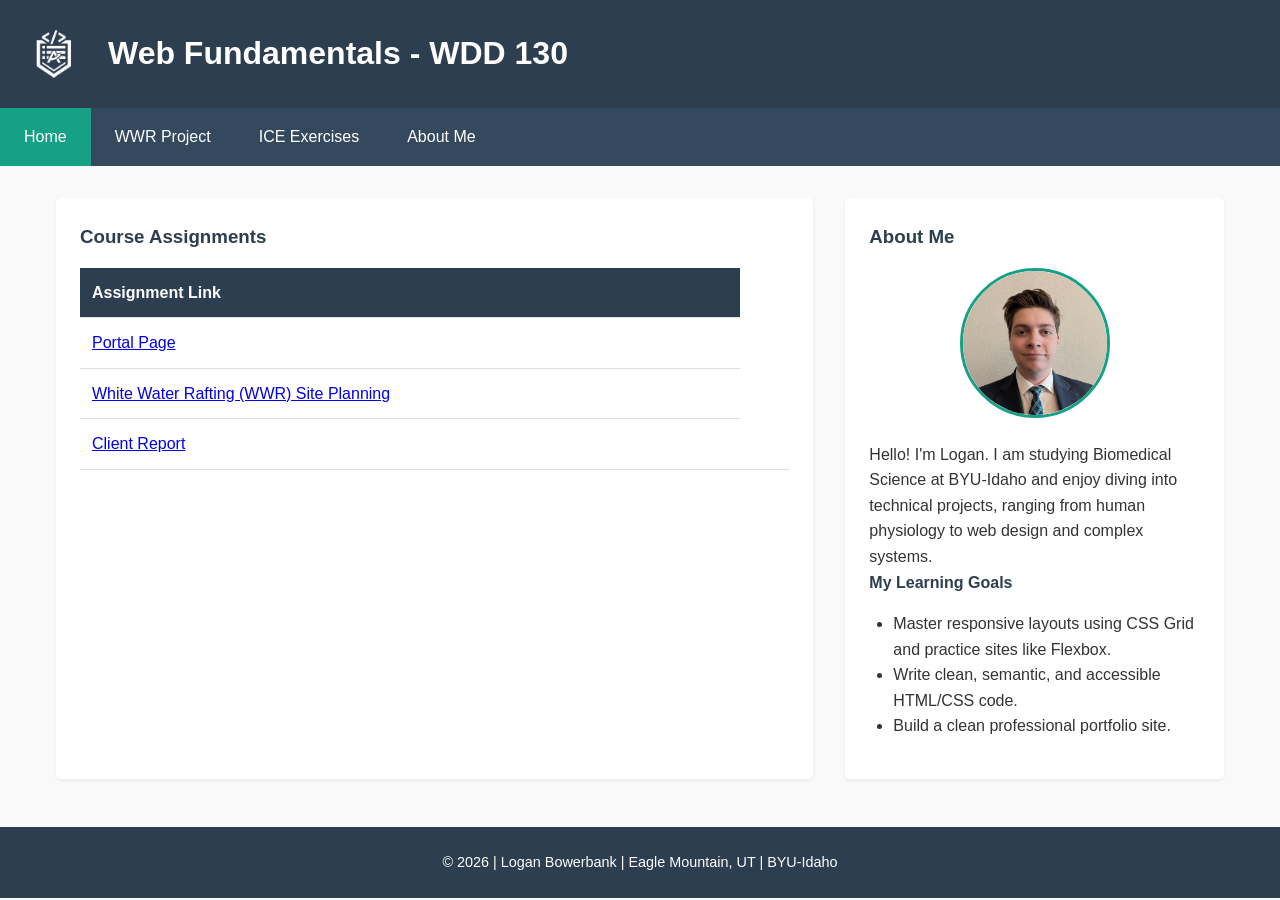
<file: index.html>
<!DOCTYPE html>
<html lang="en">
<head>
    <meta charset="UTF-8">
    <meta name="viewport" content="width=device-width, initial-scale=1.0">
    <title>Web Fundamentals Portal | Logan Bowerbank</title>
    <link rel="stylesheet" href="styles/style.css">
</head>
<body>

    <header>
        <img src="images/mylogo.png" alt="WDD 130 Course Logo" class="logo">
        <h1>Web Fundamentals - WDD 130</h1>
    </header>

    <nav>
        <ul>
            <li><a href="index.html" class="active">Home</a></li>
            <li><a href="wwr/index.html">WWR Project</a></li>
            <li><a href="ice.html">ICE Exercises</a></li>
            <li><a href="#about">About Me</a></li>
        </ul>
    </nav>

    <main>
        <section class="assignments">
            <h3>Course Assignments</h3>
            <table>
                <thead>
                    <tr>
                        <th>Assignment Link</th>
                    </tr>
                </thead>
                <tbody>
                    <tr>
                        <td><a href="index.html" target="_blank">Portal Page</a></td>
                    </tr>
                    <tr>
                        <td><a href="wwr/index.html" target="_blank">White Water Rafting (WWR) Site Planning</a></td>
                    </tr>
                    <tr>
                        <td><a href="client_report.html">Client Report</a><td>
                    </tr>
                </tbody>
            </table>
        </section>
        
        <section id="about" class="profile">
            <h3>About Me</h3>
            <img src="images/profile.jpg" alt="Logan Bowerbank Profile Picture" class="profile-pic">
            <p>Hello! I'm Logan. I am studying Biomedical Science at BYU-Idaho and enjoy diving into technical projects, ranging from human physiology to web design and complex systems.</p>
            
            
            <h4>My Learning Goals</h4>
            <ul>
                <li>Master responsive layouts using CSS Grid and practice sites like Flexbox.</li>
                <li>Write clean, semantic, and accessible HTML/CSS code.</li>
                <li>Build a clean professional portfolio site.</li>
            </ul>
        </section>
    </main>

    <footer>
        <p>&copy; 2026 | Logan Bowerbank | Eagle Mountain, UT | BYU-Idaho</p>
    </footer>

</body>
</html>
</file>
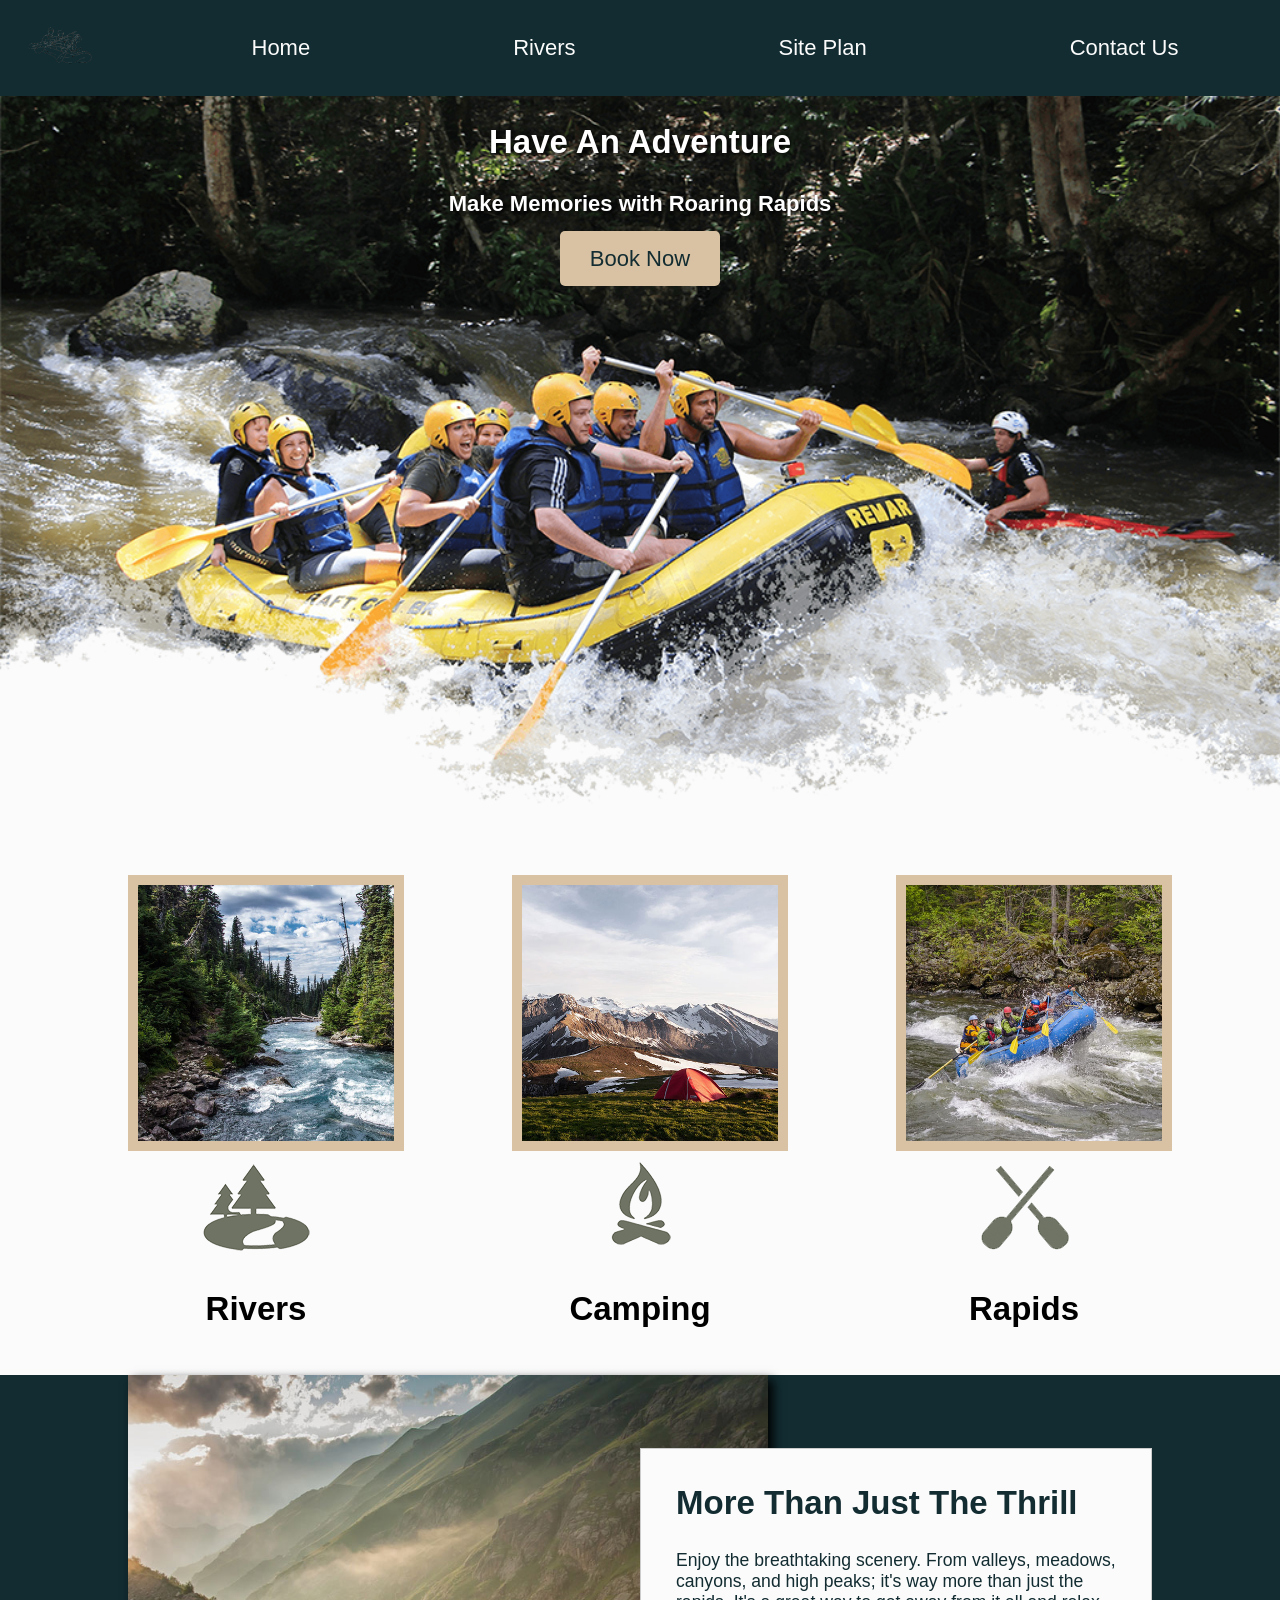
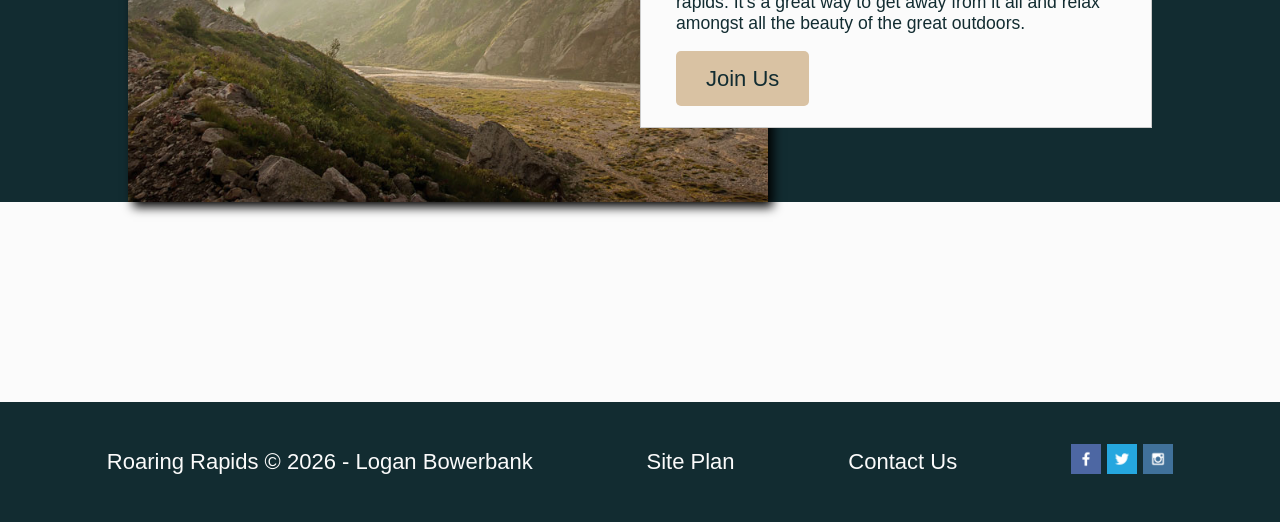
<file: wwr/index.html>
<!DOCTYPE html>
<html lang="en">
<head>
    <meta charset="UTF-8">
    <meta name="viewport" content="width=device-width, initial-scale=1.0">
    <title>Roaring Rapids Excursions | Home</title>
    <link rel="stylesheet" href="styles/style.css">
</head>
<body>
    <div id="content">
        <header>
            <a id="logo_link" href="index.html">
                <img class="logo" src="images/logo.png" alt="Roaring Rapids Excursions Logo">
            </a>
            <nav>
                <a href="index.html">Home</a>
                <a href="rivers.html">Rivers</a>
                <a href="site-plan-rafting.html">Site Plan</a>
                <a href="contactus.html">Contact Us</a>
            </nav>
        </header>

        <div id="hero">
            <div id="hero-box">
                <img id="hero-img" src="images/hero.png" alt="People enjoying white water rafting">
            </div>
            <section id="hero-msg">
                <h1 class="home-title">Have An Adventure</h1>
                <h4>Make Memories with Roaring Rapids</h4>
                <div class='button-box'>
                    <a class='book' href="contactus.html">Book Now</a>
                </div>
            </section>
        </div>

        <main class="home-grid">
            <section class="rivers-card">
                <img class="card-img" src="images/rivers.jpg" alt="river in forest">
                <img class="icon" src="images/river_icon.png" alt="river icon">
                <h2>Rivers</h2>
            </section>
            <section class="camping-card">
                <img class="card-img" src="images/camping.jpg" alt="tent in mountains">
                <img class="icon" src="images/fire_icon.png" alt="fire icon">
                <h2>Camping</h2>
            </section>
            <section class="rapids-card">
                <img class="card-img" src="images/rapids.jpg" alt="rafting boat">
                <img class="icon" src="images/oars.png" alt="oars icon">
                <h2>Rapids</h2>
            </section>
            
            <div id="background"></div>
            <img class="mountains" src="images/mountains.jpg" alt="Misty mountains">
            
            <section class="msg">
                <h2>More Than Just The Thrill</h2>
                <p>Enjoy the breathtaking scenery. From valleys, meadows, canyons, and high peaks; it's way more than just the rapids. It's a great way to get away from it all and relax amongst all the beauty of the great outdoors.</p>
                <a class='join' href="rivers.html">Join Us</a>
            </section>
        </main>

        <footer>
            <p>Roaring Rapids &copy; 2026 - Logan Bowerbank</p>
            <p><a href="site-plan-rafting.html">Site Plan</a></p>
            <p><a href="contactus.html">Contact Us</a></p>
            <div class="social">
                <a href="https://facebook.com" target="_blank">
                    <img src="images/facebook.png" alt="fb icon">
                </a>
                <a href="https://twitter.com" target="_blank">
                    <img src="images/twitter.png" alt="twitter icon">
                </a>
                <a href="https://instagram.com" target="_blank">
                    <img src="images/instagram.png" alt="instagram icon">
                </a>
            </div>
        </footer>
    </div>
</body>
</html>
</file>
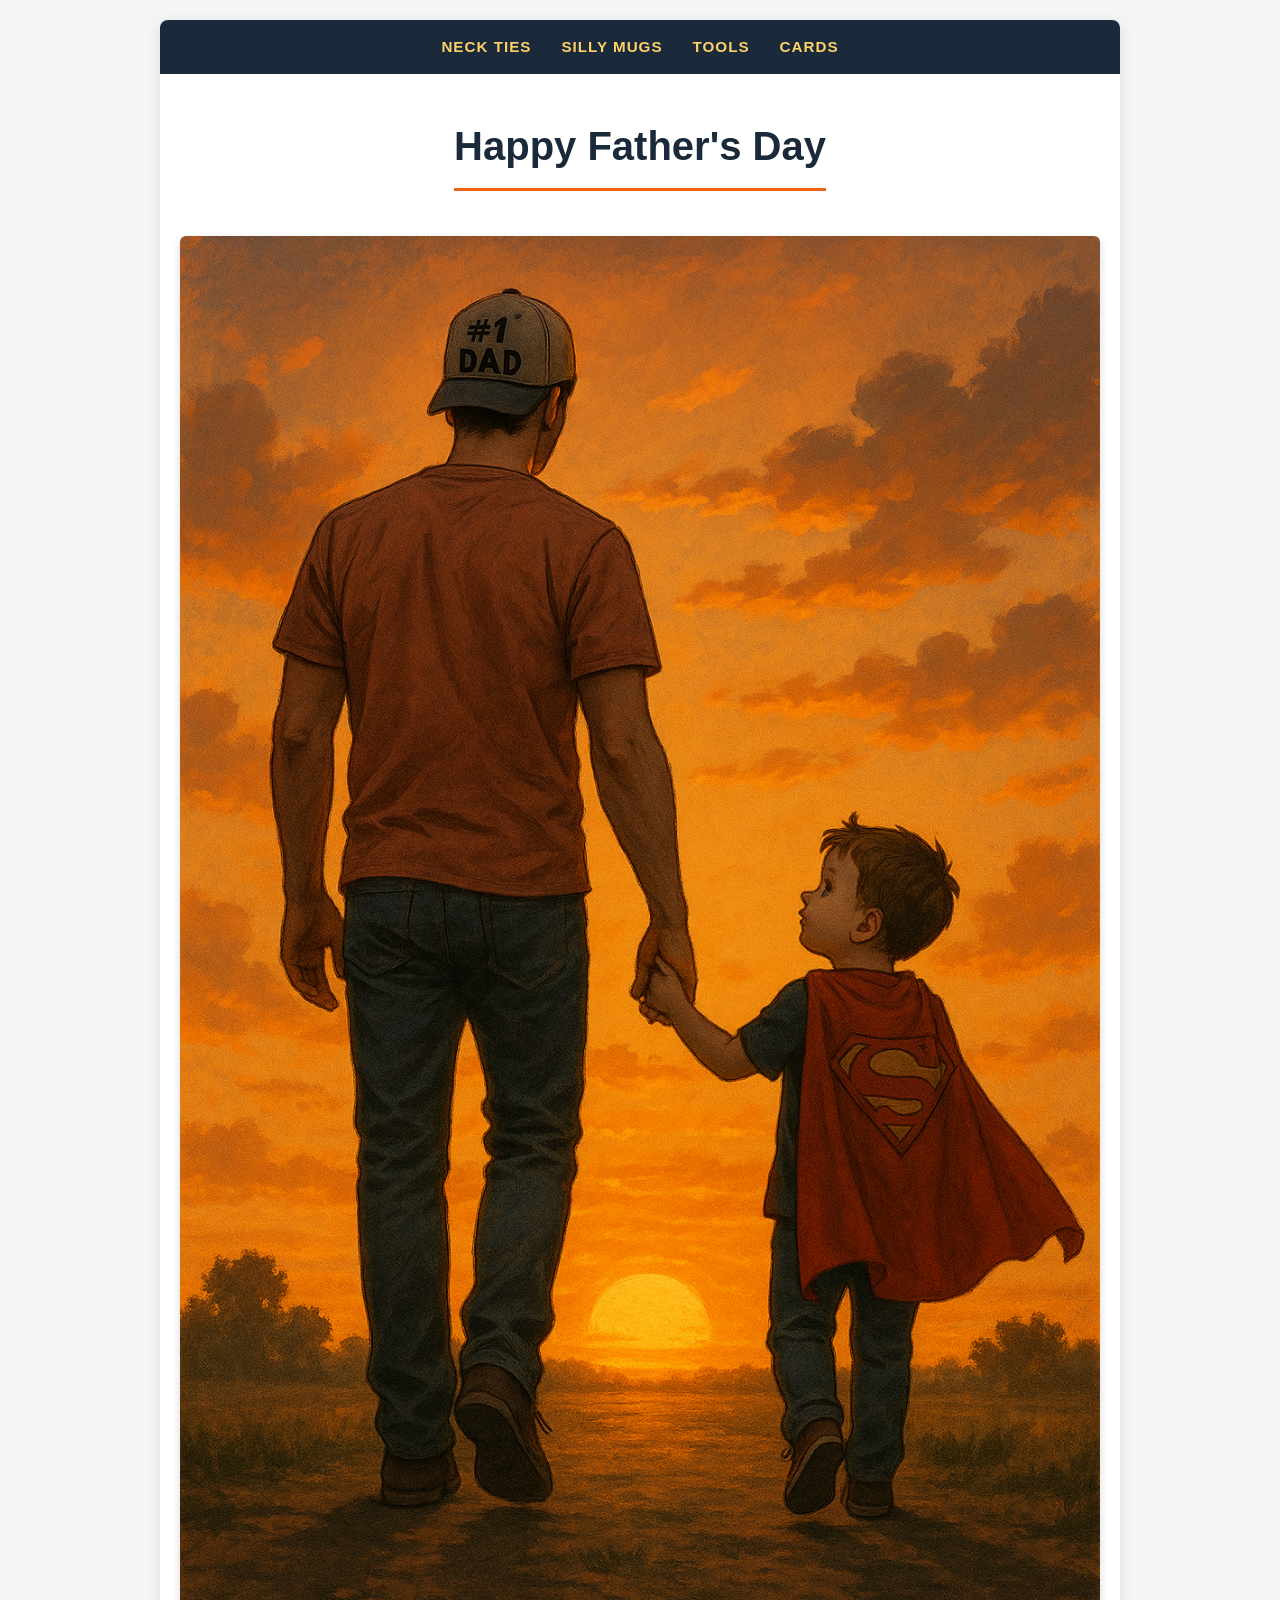
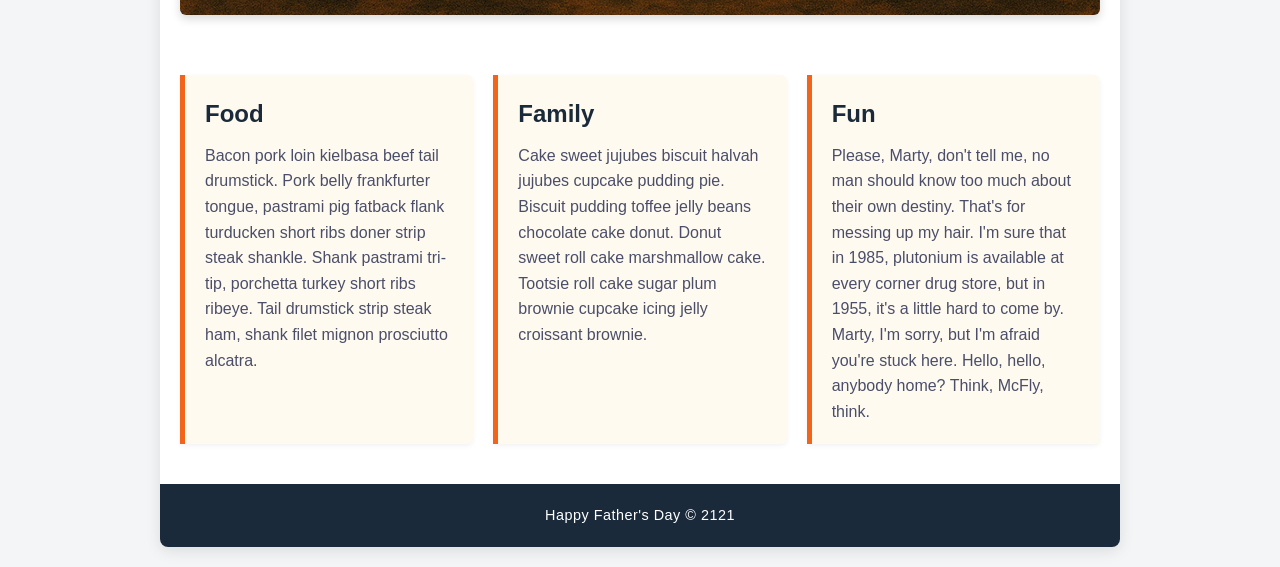
<file: ice/fathersday/fathersday/index.html>
<!DOCTYPE html>
<html lang="en">

<head>
    <meta charset="UTF-8">
    <meta name="viewport" content="width=device-width, initial-scale=1.0">
    <title>Father's Day Page</title>
    <link rel="stylesheet" href="styles/styles.css">
</head>

<body>
    <div id="wrapper">
        <header>
            <nav>
                <ul>
                    <li>Neck Ties</li>
                    <li>Silly Mugs</li>
                    <li>Tools</li>
                    <li>Cards</li>
                </ul>
            </nav>
        </header>
        <main>
            <h1>Happy Father's Day</h1>
            <img src="images/fathersday.png">
            <section>
                <h2>Food</h2>
                <p>Bacon pork loin kielbasa beef tail drumstick. Pork belly frankfurter tongue,
                     pastrami pig fatback flank turducken short ribs doner strip steak shankle.
                      Shank pastrami tri-tip, porchetta turkey short ribs ribeye. 
                      Tail drumstick strip steak ham, shank filet mignon prosciutto alcatra. </p>
            </section>
            <section>
                <h2>Family</h2>
                <p>Cake sweet jujubes biscuit halvah jujubes cupcake pudding pie. Biscuit
                    pudding toffee jelly beans chocolate cake donut. Donut sweet roll cake
                    marshmallow cake. Tootsie roll cake sugar plum brownie cupcake icing
                    jelly croissant brownie.</p>
            </section>
            <section>
                <h2>Fun</h2>
                <p>Please, Marty, don't tell me, no man should know too much about their own
                     destiny. That's for messing up my hair. I'm sure that in 1985, 
                     plutonium is available at every corner drug store, but in 1955, 
                     it's a little hard to come by. Marty, I'm sorry, but I'm afraid 
                     you're stuck here. Hello, hello, anybody home? Think, McFly, think. 
                     </p>
            </section>
        </main>
        <footer>
            Happy Father's Day &copy; 2121
        </footer>
    </div>
</body>

</html>
</file>
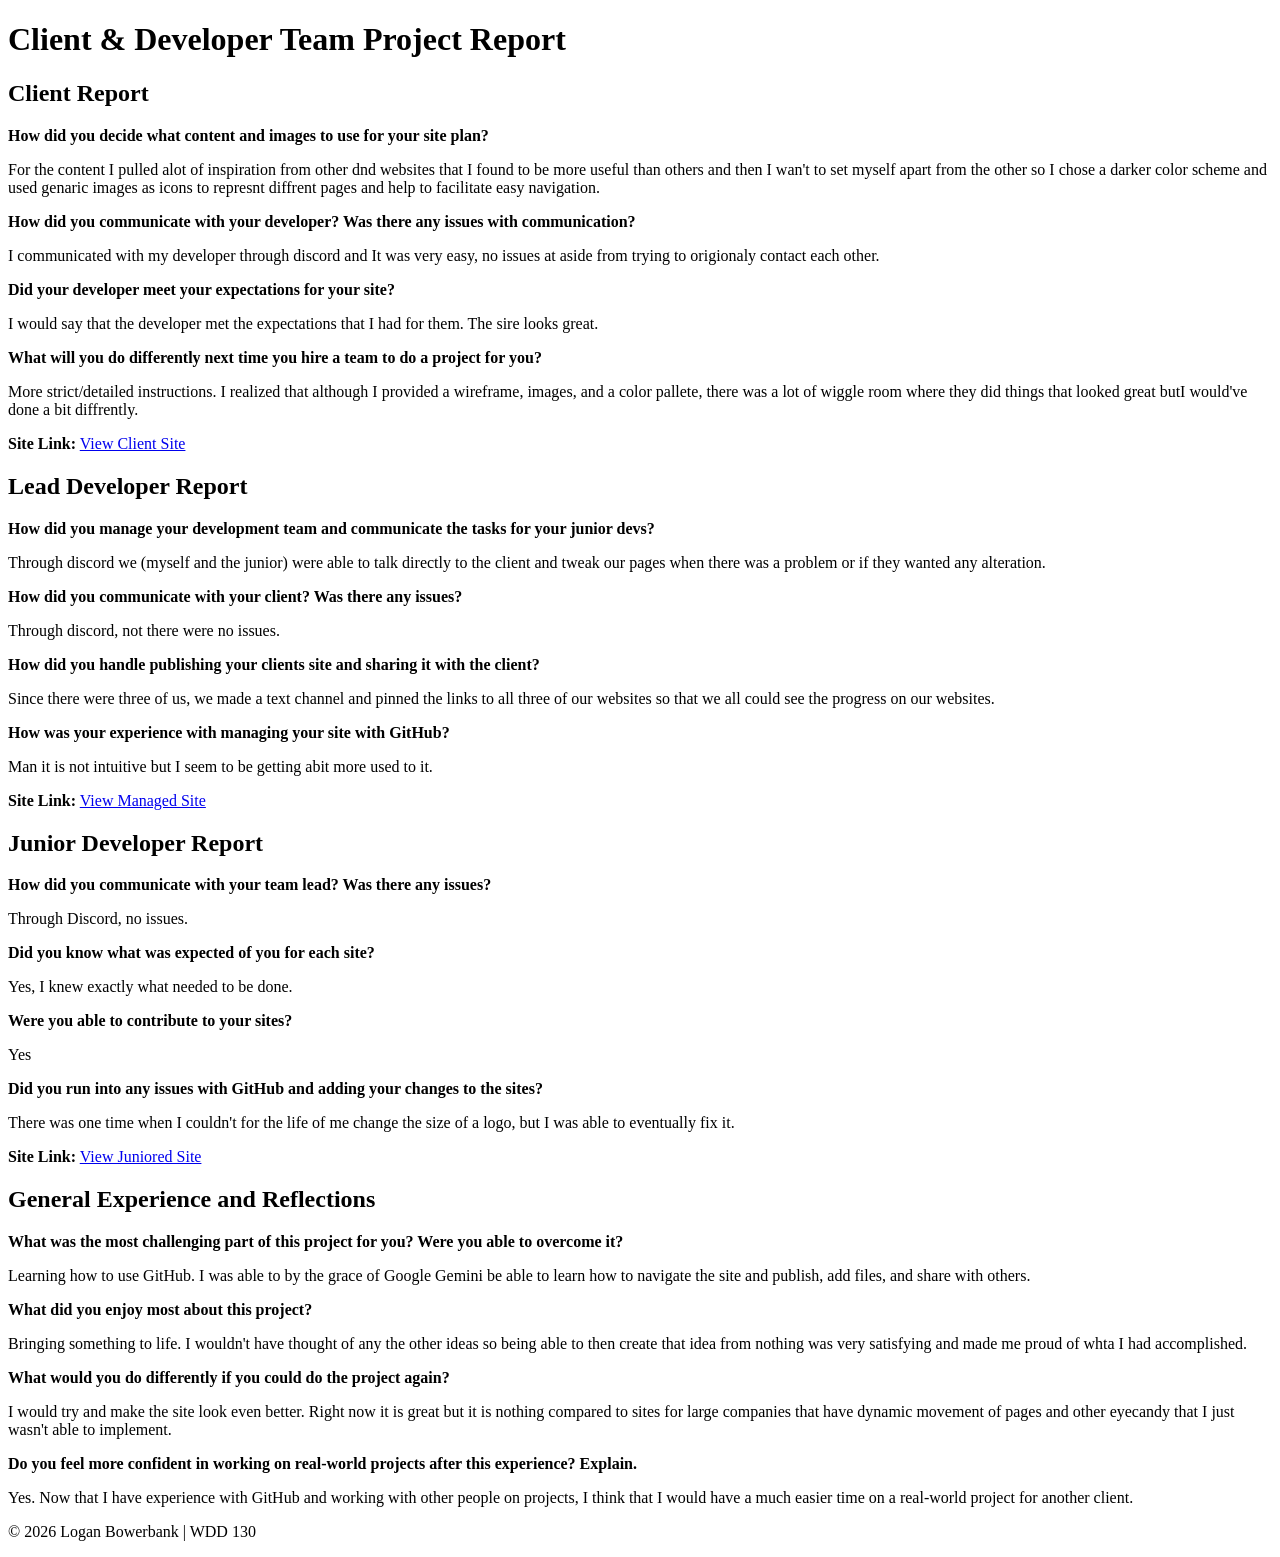
<file: client_report.html>
<!DOCTYPE html>
<html lang="en">
<head>
    <meta charset="UTF-8">
    <meta name="viewport" content="width=device-width, initial-scale=1.0">
    <title>Client and Developer Team Project Report</title>
</head>
<body>
    <header>
        <h1>Client & Developer Team Project Report</h1>
    </header>

    <main>
        <section>
            <h2>Client Report</h2>
            <p><strong>How did you decide what content and images to use for your site plan?</strong></p>
            <p>For the content I pulled alot of inspiration from other dnd websites that I found to be more useful than others and then I wan't to set myself apart from the other so I chose a darker color scheme and used genaric images as icons to represnt diffrent pages and help to facilitate easy navigation.</p>

            <p><strong>How did you communicate with your developer? Was there any issues with communication?</strong></p>
            <p>I communicated with my developer through discord and It was very easy, no issues at aside from trying to origionaly contact each other.</p>

            <p><strong>Did your developer meet your expectations for your site?</strong></p>
            <p>I would say that the developer met the expectations that I had for them. The sire looks great.</p>

            <p><strong>What will you do differently next time you hire a team to do a project for you?</strong></p>
            <p>More strict/detailed instructions. I realized that although I provided a wireframe, images, and a color pallete, there was a lot of wiggle room where they did things that looked great butI would've done a bit diffrently.</p>

            <p><strong>Site Link:</strong> <a href="https://bdphillips17.github.io/wdd130-bowerbank/">View Client Site</a></p>
        </section>

        <section>
            <h2>Lead Developer Report</h2>
            <p><strong>How did you manage your development team and communicate the tasks for your junior devs?</strong></p>
            <p>Through discord we (myself and the junior) were able to talk directly to the client and tweak our pages when there was a problem or if they wanted any alteration.</p>

            <p><strong>How did you communicate with your client? Was there any issues?</strong></p>
            <p>Through discord, not there were no issues.</p>

            <p><strong>How did you handle publishing your clients site and sharing it with the client?</strong></p>
            <p>Since there were three of us, we made a text channel and pinned the links to all three of our websites so that we all could see the progress on our websites.</p>

            <p><strong>How was your experience with managing your site with GitHub?</strong></p>
            <p>Man it is not intuitive but I seem to be getting abit more used to it.</p>

            <p><strong>Site Link:</strong> <a href="https://loganbowerbank-cmyk.github.io/JamesGurr/">View Managed Site</a></p>
        </section>

        <section>
            <h2>Junior Developer Report</h2>
            <p><strong>How did you communicate with your team lead? Was there any issues?</strong></p>
            <p>Through Discord, no issues.</p>

            <p><strong>Did you know what was expected of you for each site?</strong></p>
            <p>Yes, I knew exactly what needed to be done.</p>

            <p><strong>Were you able to contribute to your sites?</strong></p>
            <p>Yes</p>

            <p><strong>Did you run into any issues with GitHub and adding your changes to the sites?</strong></p>
            <p>There was one time when I couldn't for the life of me change the size of a logo, but I was able to eventually fix it.</p>

            <p><strong>Site Link:</strong> <a href="https://jamesgurr.github.io/wdd130-phillips/">View Juniored Site</a></p>
        </section>

        <section>
            <h2>General Experience and Reflections</h2>
            <p><strong>What was the most challenging part of this project for you? Were you able to overcome it?</strong></p>
            <p>Learning how to use GitHub. I was able to by the grace of Google Gemini be able to learn how to navigate the site and publish, add files, and share with others.</p>

            <p><strong>What did you enjoy most about this project?</strong></p>
            <p>Bringing something to life. I wouldn't have thought of any the other ideas so being able to then create that idea from nothing was very satisfying and made me proud of whta I had accomplished.</p>

            <p><strong>What would you do differently if you could do the project again?</strong></p>
            <p>I would try and make the site look even better. Right now it is great but it is nothing compared to sites for large companies that have dynamic movement of pages and other eyecandy that I just wasn't able to implement.</p>

            <p><strong>Do you feel more confident in working on real-world projects after this experience? Explain.</strong></p>
            <p>Yes. Now that I have experience with GitHub and working with other people on projects, I think that I would have a much easier time on a real-world project for another client.</p>
        </section>
    </main>

    <footer>
        <p>&copy; 2026 Logan Bowerbank | WDD 130</p>
    </footer>
</body>
</html>
</file>
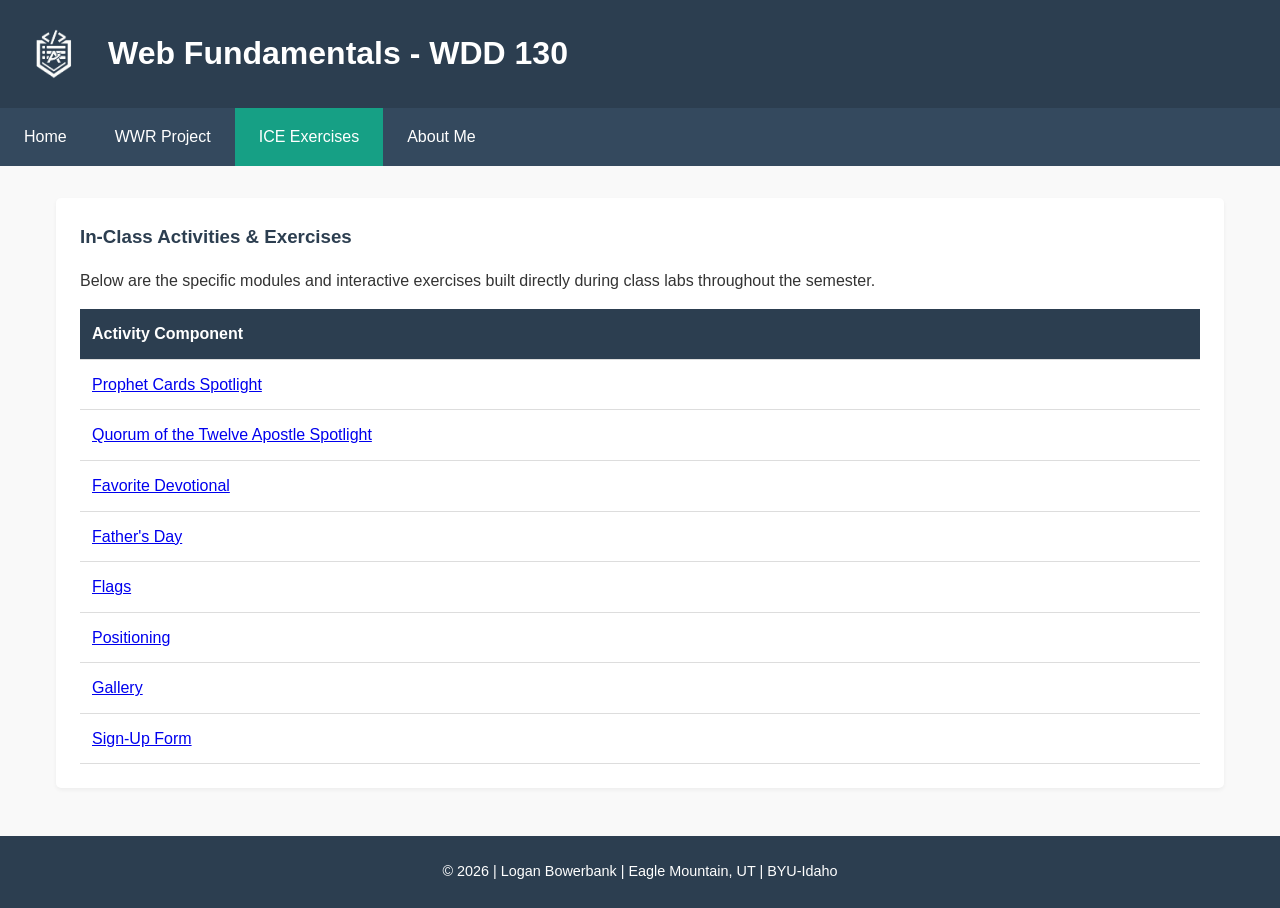
<file: ice.html>
<!DOCTYPE html>
<html lang="en">
<head>
    <meta charset="UTF-8">
    <meta name="viewport" content="width=device-width, initial-scale=1.0">
    <title>In-Class Exercises | Logan Bowerbank</title>
    <link rel="stylesheet" href="styles/style.css">
</head>
<body>

    <header>
        <img src="images/mylogo.png" alt="WDD 130 Course Logo" class="logo">
        <h1>Web Fundamentals - WDD 130</h1>
    </header>

    <nav>
        <ul>
            <li><a href="index.html">Home</a></li>
            <li><a href="wwr/index.html">WWR Project</a></li>
            <li><a href="ice.html" class="active">ICE Exercises</a></li>
            <li><a href="index.html#about">About Me</a></li>
        </ul>
    </nav>

    <main>
        <!-- ICE Projects Table Tracking -->
        <section class="assignments" style="grid-column: 1 / -1;">
            <h3>In-Class Activities & Exercises</h3>
            <p>Below are the specific modules and interactive exercises built directly during class labs throughout the semester.</p>
            
            <table>
                <thead>
                    <tr>
                        <th>Activity Component</th>
                    </tr>
                </thead>
                <tbody>
                    <tr>
                        <td><a href="ice/prophet_cards/oaks.html" target="_blank">Prophet Cards Spotlight</a></td>
                    </tr>
                    <tr>
                        <td><a href="ice/apostle_spotlight/apostle_spotlight/apostles.html" target="_blank">Quorum of the Twelve Apostle Spotlight</a></td>
                    </tr>
                    <tr>
                        <td><a href="ice/favorite_devo/favorite_devo/favdevo.html" target="_blank">Favorite Devotional</a></td>
                    </tr>
                    <tr>
                        <td><a href="ice/fathersday/fathersday/index.html" target="_blank">Father's Day</a></td>
                    </tr>
                    <tr>
                        <td><a href="ice/grid_flags/flags.html" target="_blank">Flags</a></td>
                    </tr>
                    <tr>
                        <td><a href="ice/positioning/positioning.html" target="_blank">Positioning</a></td>
                    </tr>
                    <tr>
                        <td><a href="ice/gallery/gallery/gallery.html" target="_blank">Gallery</a></td>
                    </tr>
                    <tr>
                        <td><a href="ice/signup/signup/signup.html" target="_blank">Sign-Up Form</a></td>
                    </tr>
                </tbody>
            </table>
        </section>
    </main>

    <footer>
        <p>&copy; 2026 | Logan Bowerbank | Eagle Mountain, UT | BYU-Idaho</p>
    </footer>

</body>
</html>
</file>
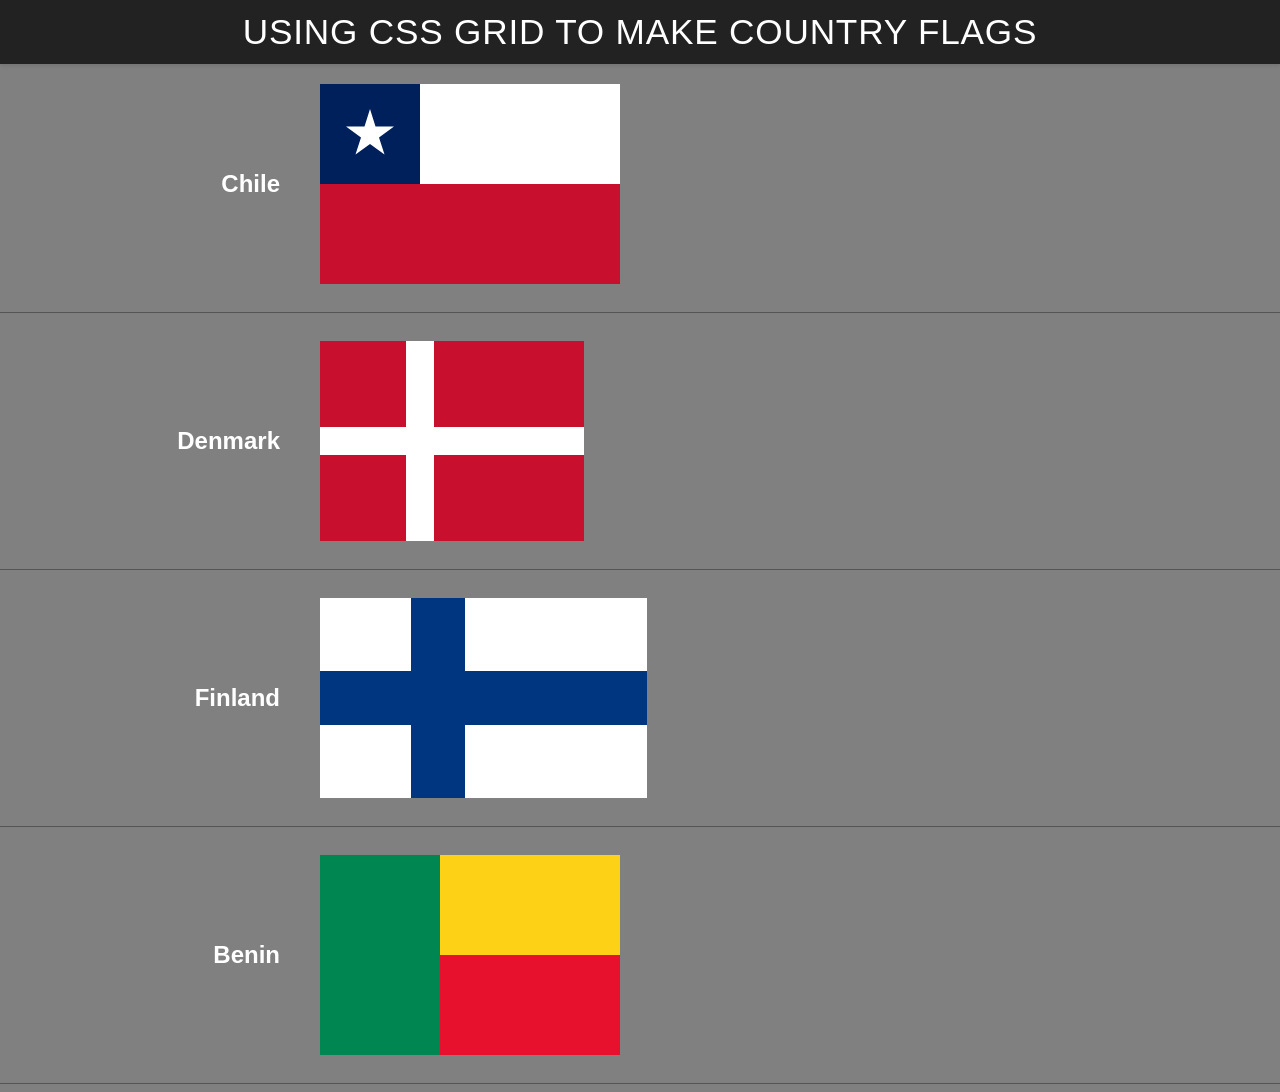
<file: ice/grid_flags/flags.html>
<!DOCTYPE html>
<html lang="en">

<head>
    <meta charset="UTF-8">
    <meta name="viewport" content="width=device-width, initial-scale=1.0">
    <title>Flag</title>
    <style>
        body {
            margin: 0;
            font-family: 'Helvetica Neue', sans-serif;
            background-color: gray; 
        }

        header {
            background-color: #222;
            color: #fff;
            padding: 0.75rem 1.5rem;
            display: flex;
            align-items: center;
            justify-content: center;
            font-size: 1.1rem;
            letter-spacing: 0.05rem;
            text-transform: uppercase;
            box-shadow: 0 2px 4px rgba(0, 0, 0, 0.1);
        }

        header h1 {
            margin: 0;
            font-weight: 400;
        }

        main {
            display: grid;
            grid-template-columns: 1fr 2fr 1fr;
            gap: 20px 0;
            margin-top: 20px;
            align-items: center;
        }

        hr {
            width: 100%;
            grid-column: 1 / 4;
            border: 0;
            height: 1px;
            background: #555;
        }

        h2 {
            grid-column: 1 / 2;
            justify-self: end;
            margin-right: 40px;
            color: white;
        }

        #chile {
            grid-column: 2 / 3;
            display: grid;
            grid-template-columns: 1fr 1fr 1fr;
            grid-template-rows: 1fr 1fr;
            height: 200px;
            width: 300px;
        }

        #blue {
            background: #00205b;
            grid-column: 1 / 2;
            grid-row: 1 / 2;
            display: grid;
            align-items: center;
            justify-items: center;
        }

        #white {
            background: white;
            grid-column: 2 / 4;
            grid-row: 1 / 2;
        }

        #red {
            background: #c8102e;
            grid-column: 1 / 4;
            grid-row: 2 / 3;
        }

        .star {
            width: 50px;
            aspect-ratio: 1;
            background: white;
            clip-path: polygon(50% 0%, 61% 35%, 98% 35%, 68% 57%, 79% 91%, 50% 70%, 21% 91%, 32% 57%, 2% 35%, 39% 35%); /* Fixed star geometry */
        }

        #denmark {
            grid-column: 2 / 3;
            display: grid;
            grid-template-columns: 12fr 4fr 21fr;
            grid-template-rows: 12fr 4fr 12fr;
            height: 200px;
            width: 264px; 
            background: white;
        }

        #dred1, #dred2, #dred3, #dred4 { background: #c8102e; }
        #dred1 { grid-column: 1 / 2; grid-row: 1 / 2; }
        #dred2 { grid-column: 3 / 4; grid-row: 1 / 2; }
        #dred3 { grid-column: 1 / 2; grid-row: 3 / 4; }
        #dred4 { grid-column: 3 / 4; grid-row: 3 / 4; }

        #finland {
            grid-column: 2 / 3;
            display: grid;
            grid-template-columns: 5fr 3fr 10fr;
            grid-template-rows: 4fr 3fr 4fr;
            height: 200px;
            width: 327px; 
            background: #003580; 
        }

        #fwhite1, #fwhite2, #fwhite3, #fwhite4 { background: white; }
        #fwhite1 { grid-column: 1 / 2; grid-row: 1 / 2; }
        #fwhite2 { grid-column: 3 / 4; grid-row: 1 / 2; }
        #fwhite3 { grid-column: 1 / 2; grid-row: 3 / 4; }
        #fwhite4 { grid-column: 3 / 4; grid-row: 3 / 4; }

        #benin {
            grid-column: 2 / 3;
            display: grid;
            grid-template-columns: 2fr 3fr;
            grid-template-rows: 1fr 1fr;
            height: 200px;
            width: 300px; 
        }

        #bgreen {
            background: #008751;
            grid-column: 1 / 2;
            grid-row: 1 / 3; 
        }

        #byellow {
            background: #fcd116;
            grid-column: 2 / 3;
            grid-row: 1 / 2;
        }

        #bred {
            background: #e8112d;
            grid-column: 2 / 3;
            grid-row: 2 / 3;
        }
    </style>
</head>

<body>
    <header>
        <h1>Using CSS Grid to make Country Flags</h1>
    </header>
    <main>
        <h2>Chile</h2>
        <div id="chile">
            <div id="blue">
                <div class="star"></div>
            </div>
            <div id="white"></div>
            <div id="red"></div>
        </div>
        <hr>

        <h2>Denmark</h2>
        <div id="denmark">
            <div id="dred1"></div>
            <div id="dred2"></div>
            <div id="dred3"></div>
            <div id="dred4"></div>
        </div>
        <hr>

        <h2>Finland</h2>
        <div id="finland">
            <div id="fwhite1"></div>
            <div id="fwhite2"></div>
            <div id="fwhite3"></div>
            <div id="fwhite4"></div>
        </div>
        <hr>

        <h2>Benin</h2>
        <div id="benin">
            <div id="bgreen"></div>
            <div id="byellow"></div>
            <div id="bred"></div>
        </div>
        <hr>
    </main>
</body>

</html>
</file>
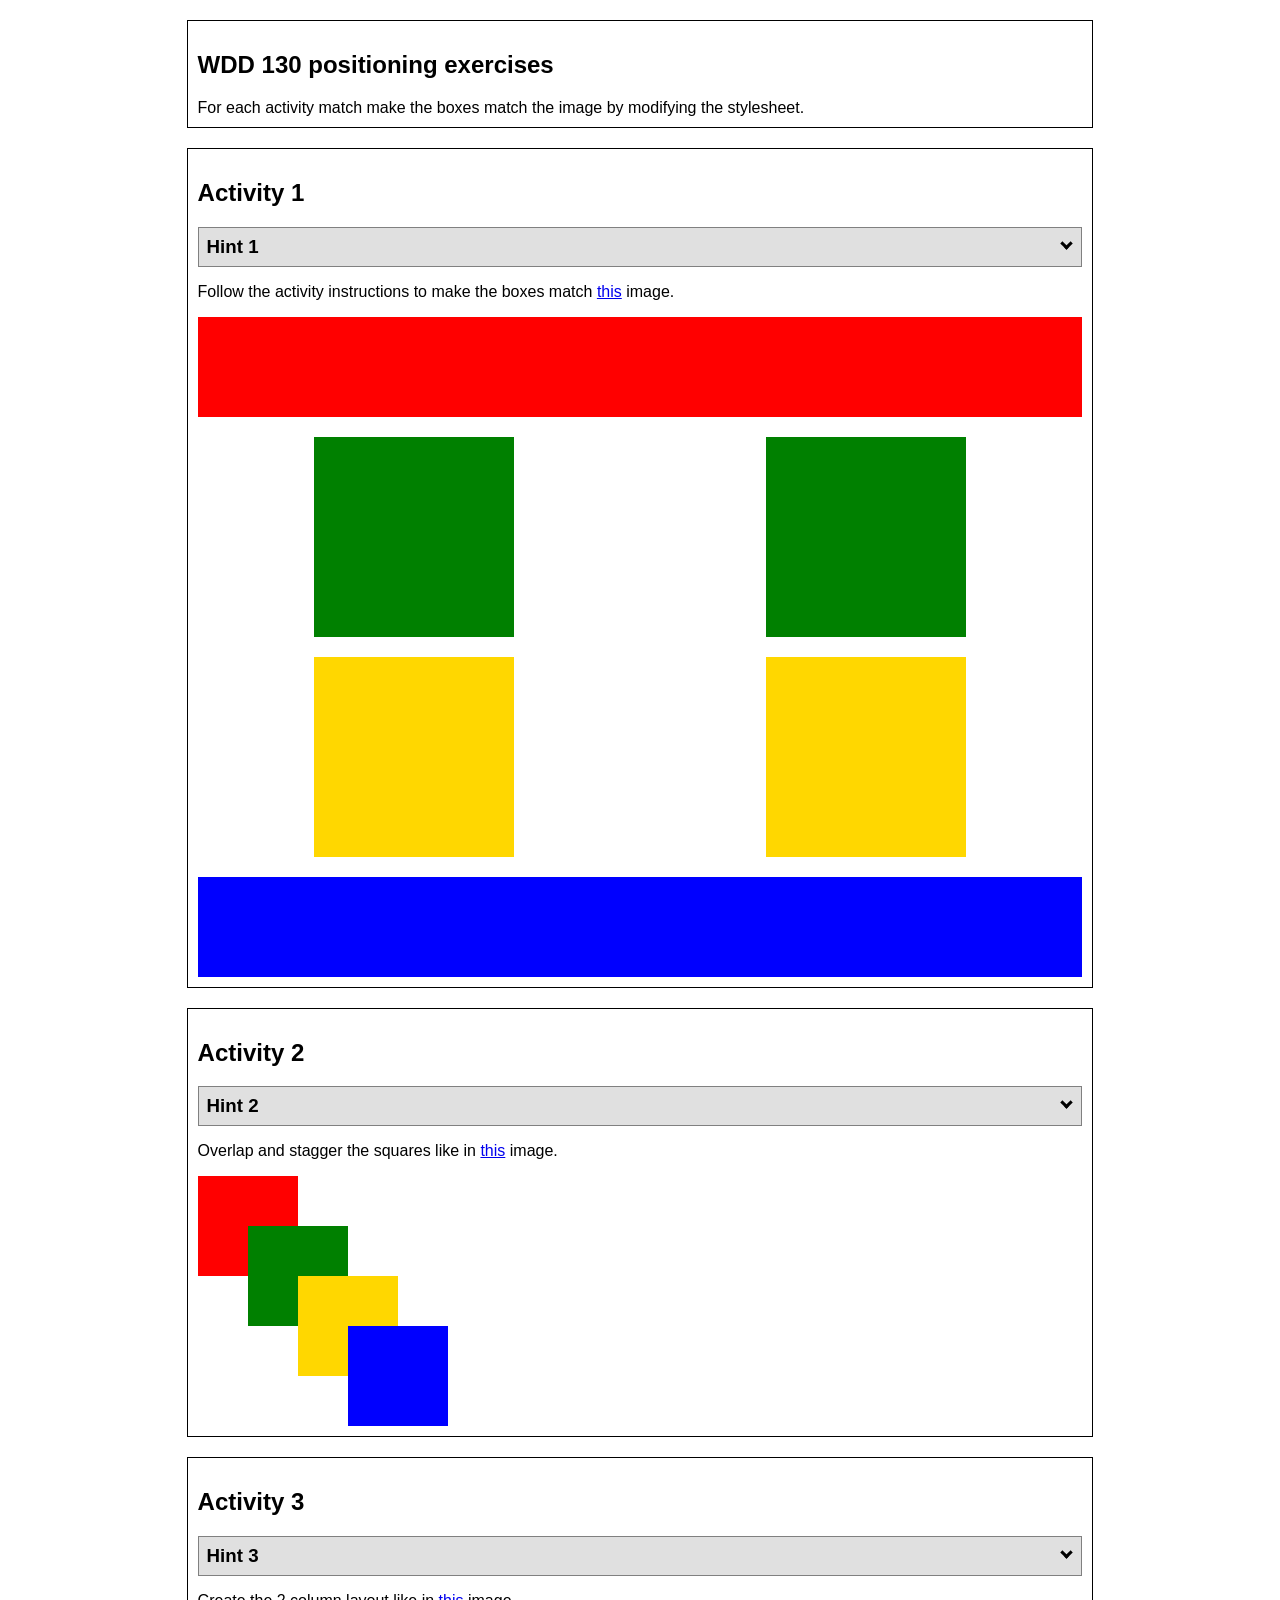
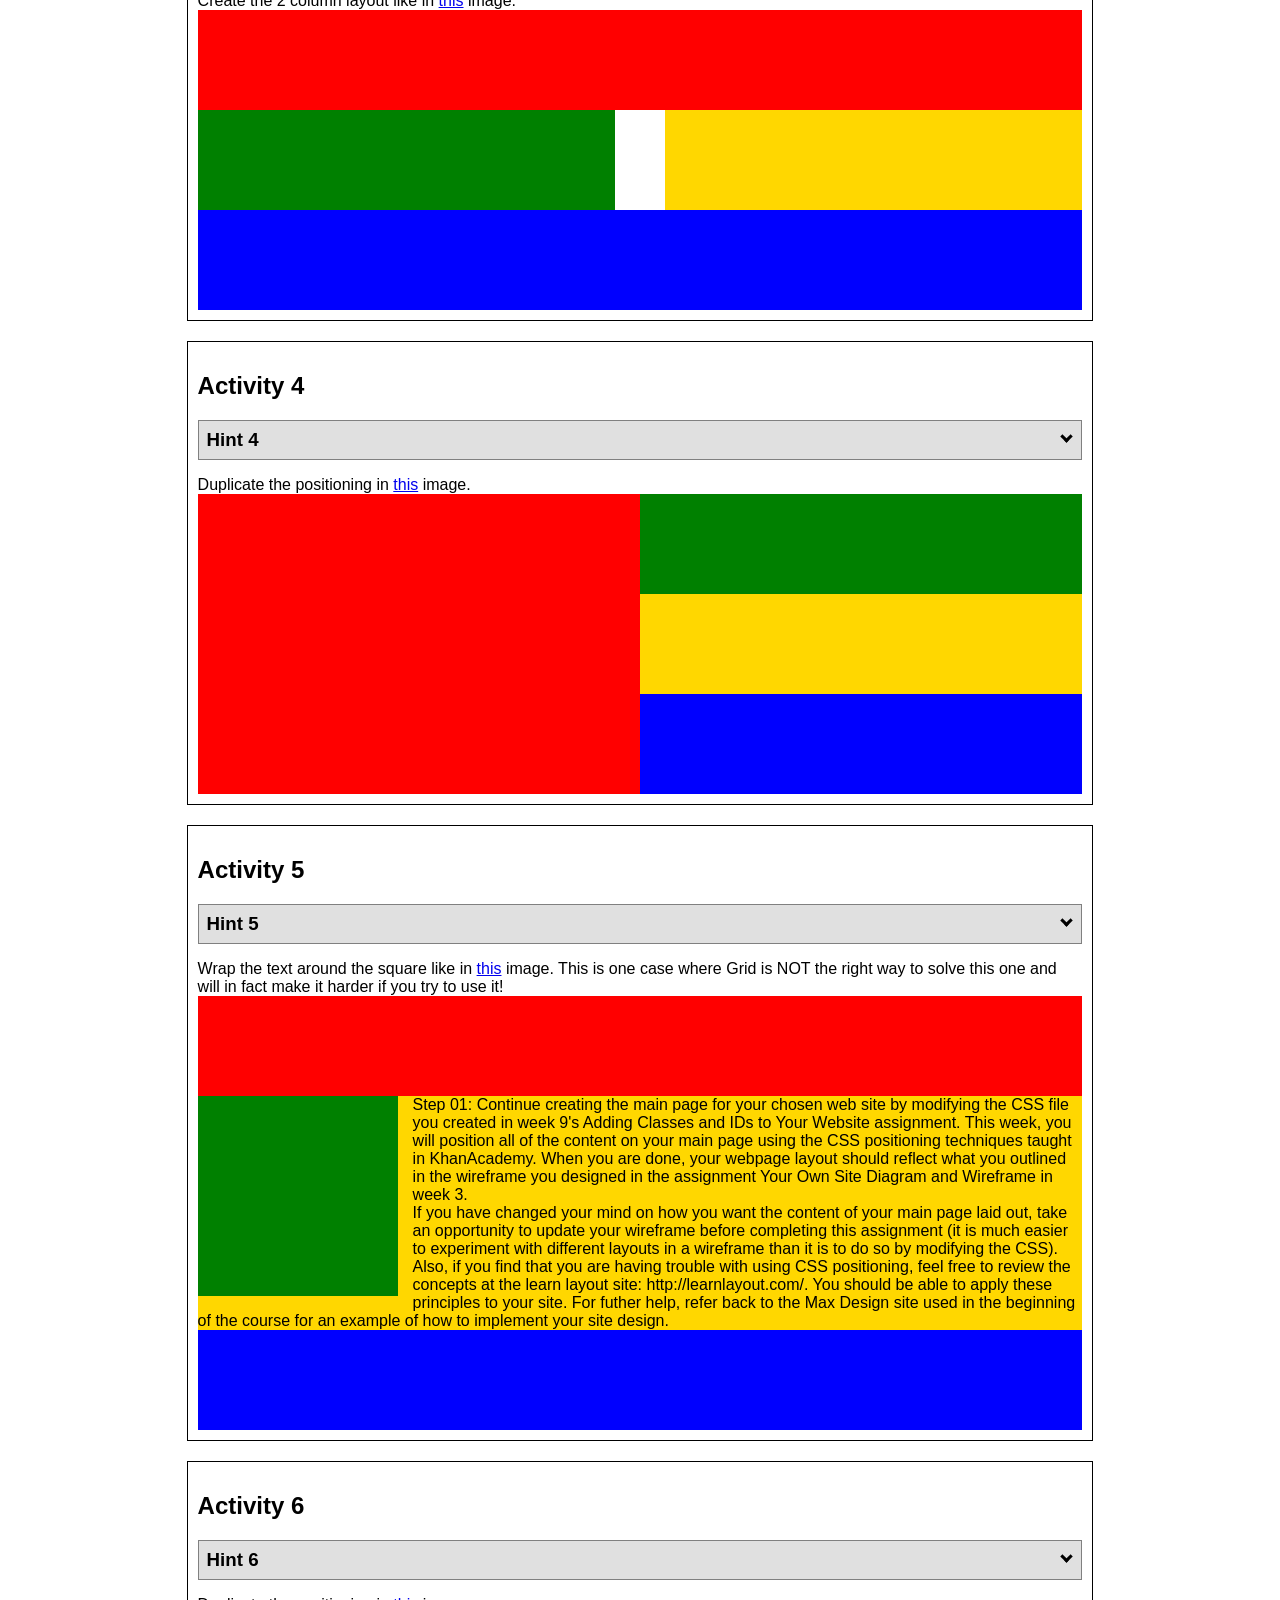
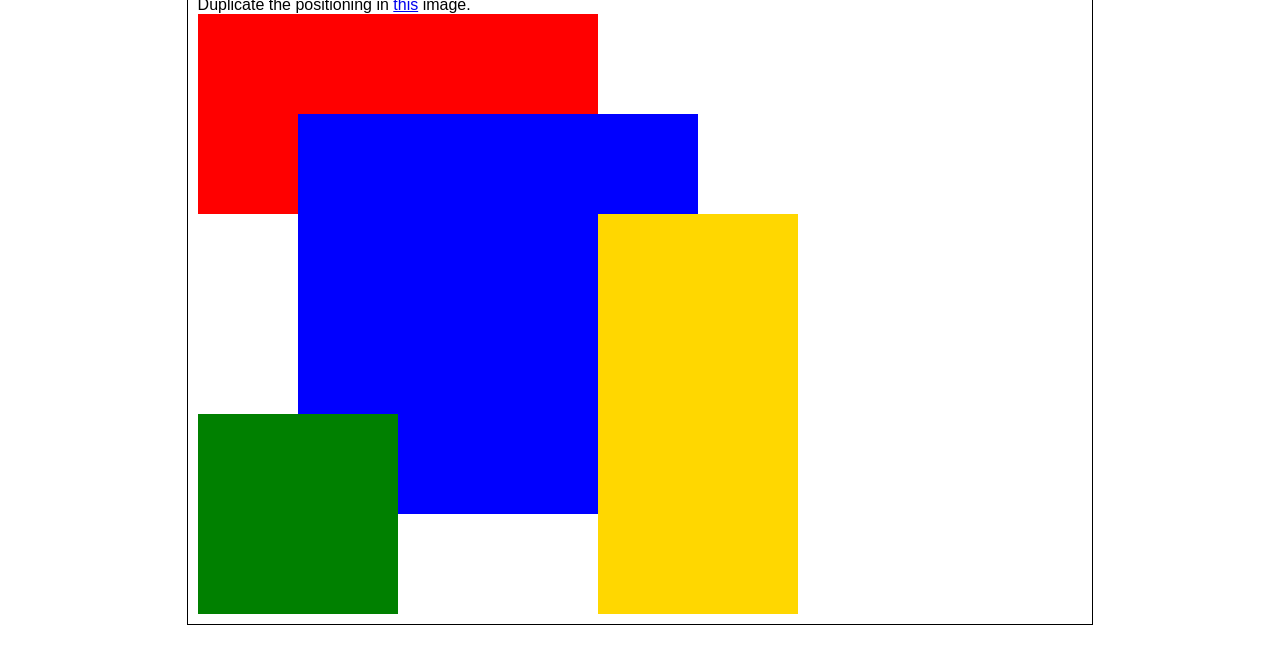
<file: ice/positioning/positioning.html>
<!DOCTYPE html>
<html lang="en">
  <head>
    <!-- HTML - Name: positioning.html -->
    <title>Positioning Activity</title>
    <link rel="stylesheet" type="text/css" href="positionstyles.css" />
  </head>
  <body>
    <div class="activity">
      <h2>WDD 130 positioning exercises</h2>
      For each activity match make the boxes match the image by modifying the stylesheet.</div>
    <div class="activity">
      <h2>Activity 1</h2>
      <section class="hint"><input type="checkbox" ><i></i> <h3>Hint 1</h3><div><p>Use the activity instructions for the firt activity</a></p></div></section>
      <p>Follow the activity instructions to make the boxes match  <a href="images/example1.png" target="_blank">this</a> image.</p>
      <div class="content1" >
        <div class="red1" ></div>
        <div class="green1" ></div>
        <div class="green1" ></div>
        <div class="yellow1"></div>
        <div class="yellow1"></div>
        <div class="blue1"></div>
      </div>
    </div>
    <div class="activity">
      <h2>Activity 2</h2>
      <section class="hint"><input type="checkbox" > <h3>Hint 2</h3><i></i><div>
      <ul>
      <li>grid-template-columns: 50px 50px 50px 50px 50px </li></ul></div></section>
      <p>Overlap and stagger the squares like in <a href="images/example2.png" target="_blank">this</a> image.</p>
      <div class="content2" >
        <div class="red2" ></div>
        <div class="green2" ></div>
        <div class="yellow2"></div>
        <div class="blue2"></div>
      </div>
    </div>
    <div class="activity">
      <h2>Activity 3</h2>
      <section class="hint"><input type="checkbox" > <h3>Hint 3</h3><i></i><div><p>This one is going to be best solved with CSS Grid. Remember to make the boxes the right width first...then start moving them around. </p><h4>Properties used:</h4><ul><li>display:grid;</li><li>grid-template-columns:</li><li>grid-column-gap:</li>
        <li>grid-column:</li>  </ul></div></section>
      Create the 2 column layout like in <a href="images/example3.png" target="_blank">this</a>  image.
      <div class="content3" >
        <div class="red3" ></div>
        <div class="green3" ></div>
        <div class="yellow3"></div>
        <div class="blue3"></div>
      </div>
    </div>
    <div class="activity">
      <h2>Activity 4</h2>
      <section class="hint"><input type="checkbox" > <h3>Hint 4</h3><i></i><div><p>For the others we have been primarily concerned with width. For this one you will need to adjust height as well. </p><h4>Properties used:</h4><ul><li>display:grid;</li><li>grid-template-columns:</li><li>grid-row:</li></ul></div></section>
      Duplicate the positioning in <a href="images/example4.png" target="_blank">this</a> image. 
      <div class="content4" >
        <div class="red4" ></div>
        <div class="green4" ></div>
        <div class="yellow4"></div>
        <div class="blue4"></div>
      </div>
    </div>

    <div class="activity">
      <h2>Activity 5</h2>
      <section class="hint"><input type="checkbox" > <h3>Hint 5</h3><i></i><div><p>Grid is <strong>not</strong> the right way to do this.  In fact there is only one way to really do that...and that is with float. Remember that we float the thing we want the text to wrap around.  Also remember to start by making all the shapes the right size and shape.</p><h4>Properties used:</h4><ul><li>float: left;</li></ul></div></section>
      Wrap the text around the square like in <a href="images/example5.png" target="_blank">this</a> image. This is one case where Grid is NOT the right way to solve this one and will in fact make it harder if you try to use it!
      <div class="content5" >
        <div class="red5" ></div>
        <div class="green5" ></div>
        <div class="yellow5">Step 01: Continue creating the main page for your chosen web site by modifying the CSS file you created in week 9's Adding Classes and IDs to Your Website assignment. This week, you will position all of the content on your main page using the CSS positioning techniques taught in KhanAcademy. When you are done, your webpage layout should reflect what you outlined in the wireframe you designed in the assignment Your Own Site Diagram and Wireframe in week 3. <br />
          If you have changed your mind on how you want the content of your main page laid out, take an opportunity to update your wireframe before completing this assignment (it is much easier to experiment with different layouts in a wireframe than it is to do so by modifying the CSS). Also, if you find that you are having trouble with using CSS positioning, feel free to review the concepts at the learn layout site: http://learnlayout.com/. You should be able to apply these principles to your site. For futher help, refer back to the Max Design site used in the beginning of the course for an example of how to implement your site design.</div>
        <div class="blue5"></div>
      </div>
    </div>
    <div class="activity">
      <h2>Activity 6</h2>
      <section class="hint"><input type="checkbox" > <h3>Hint 6</h3><i></i><div><p>This one is all about visualizing the grid behind the layout. If you are having a hard time doing that first: all the sizes are even multiples of 100, and second here is another example with the lines drawn: <a href="images/example6-hint.png" target="_blank">example 6 with lines</a>. For this one you will find it easiest if you use px for the column width. You can also use <kbd>z-index</kbd> to control the element layering.    </p><h4>Properties used:</h4><ul><li>display:grid;</li><li>grid-template-columns:</li><li>grid-column:</li><li>grid-row:</li><li><a href="https://www.w3schools.com/cssref/pr_pos_z-index.asp" target="_blank">z-index:</a></li></ul></div></section>
      Duplicate the positioning in <a href="images/example6.png" target="_blank">this</a> image.
      <div class="content6" >
        <div class="red6" ></div>
        <div class="green6" ></div>
        <div class="yellow6"></div>
        <div class="blue6"></div>
      </div>
    </div>
  </body>
</html>
</file>
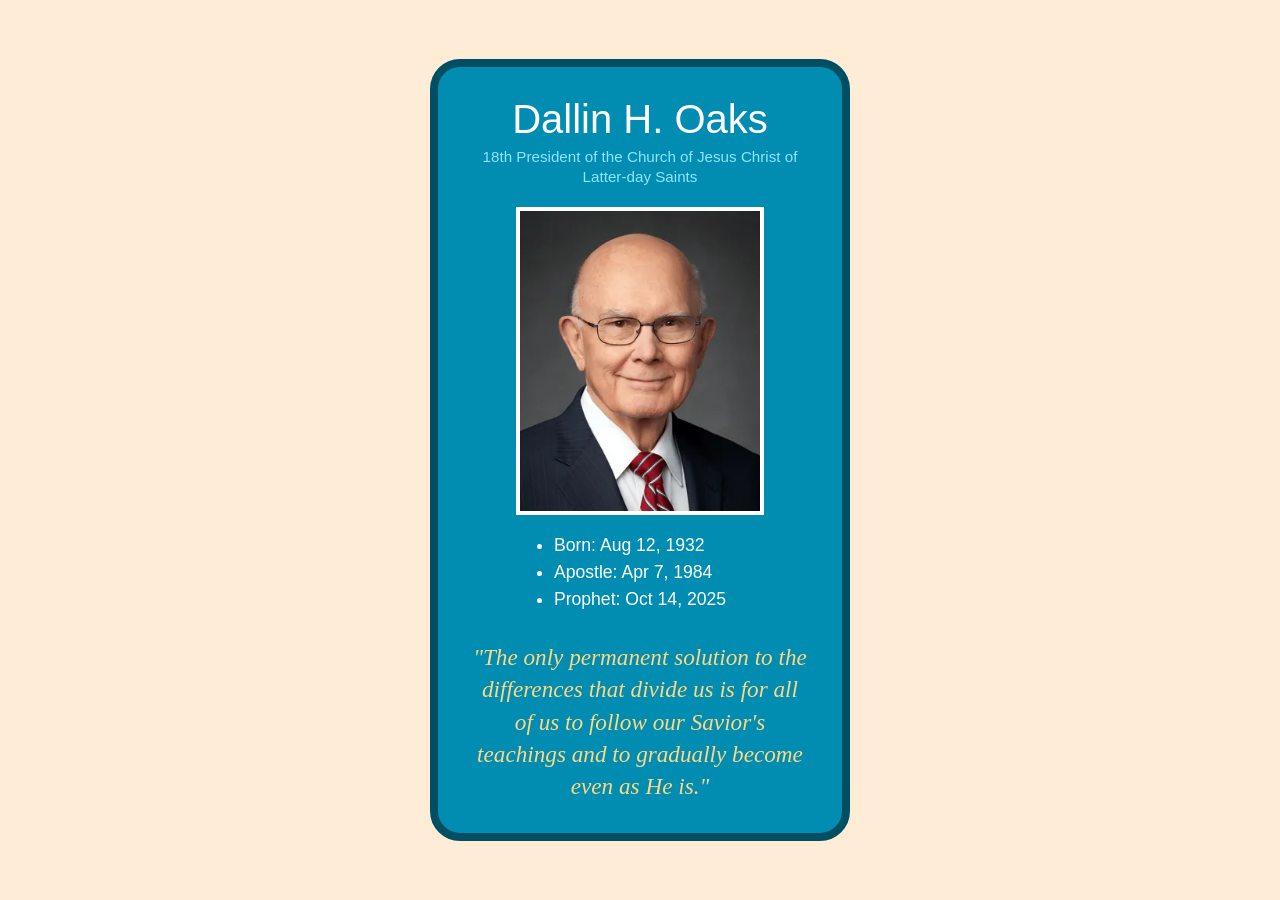
<file: ice/prophet_cards/oaks.html>
<!DOCTYPE html>
<html lang="en">
<head>
    <meta charset="UTF-8">
    <meta name="viewport" content="width=device-width, initial-scale=1.0">
    <title>Prophet Card - Dallin H. Oaks</title>
    <link rel="stylesheet" href="styles.css">
</head>
<body>

    <article class="prophet-card">
        <h1>Dallin H. Oaks</h1>
        
        <a href="https://churchofjesuschrist.org" target="_blank" class="subtitle">
            18th President of the Church of Jesus Christ of Latter-day Saints
        </a>

        <div class="image-container">
            <img src="images/oaks.webp" alt="Dallin H. Oaks">
        </div>

        <ul class="details-list">
            <li>Born: Aug 12, 1932</li>
            <li>Apostle: Apr 7, 1984</li>
            <li>Prophet: Oct 14, 2025</li>
        </ul>

        <blockquote class="quote">
            "The only permanent solution to the differences that divide us is for all of us to follow our Savior's teachings and to gradually become even as He is."
        </blockquote>
    </article>

</body>
</html>
</file>
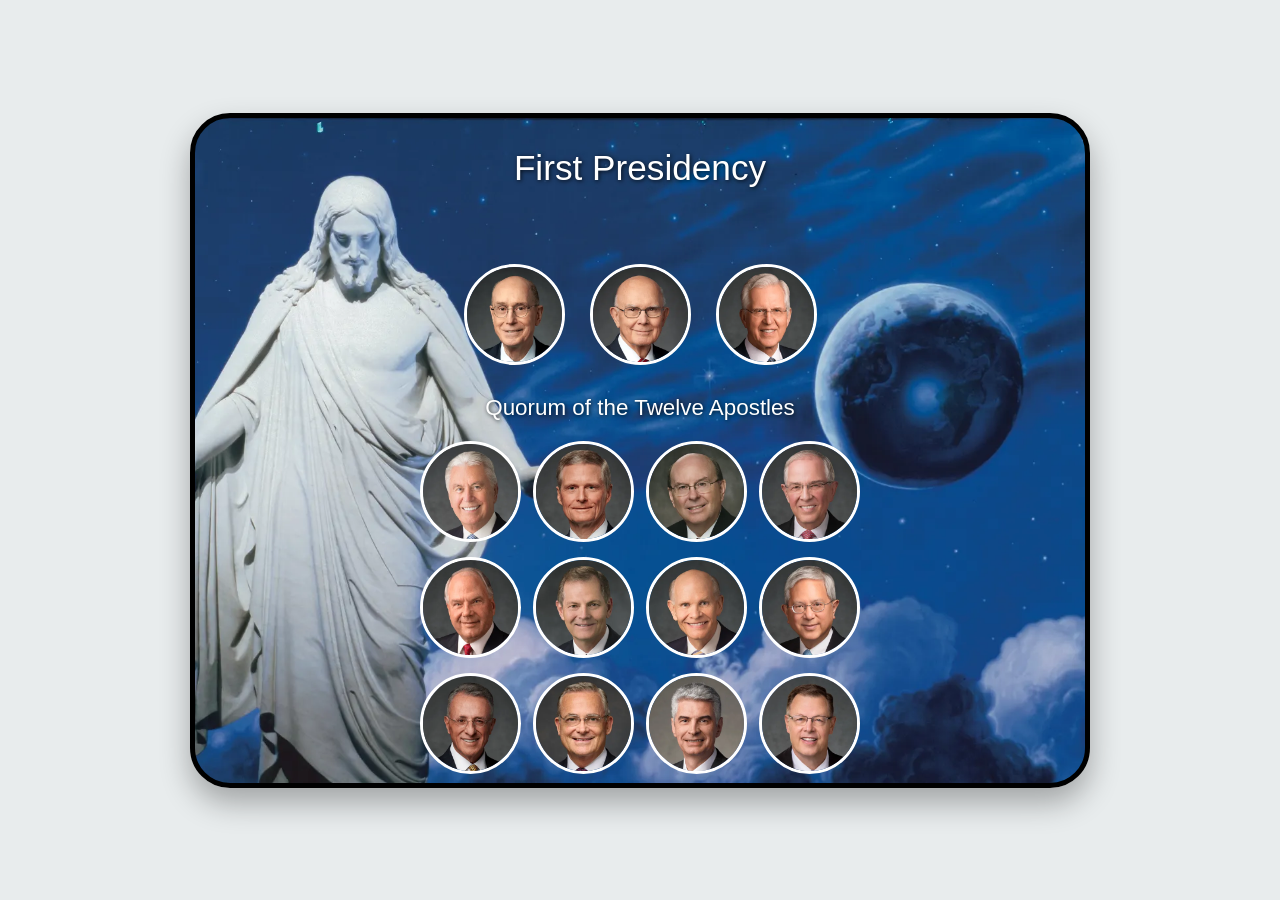
<file: ice/apostle_spotlight/apostle_spotlight/apostles.html>
<!DOCTYPE html>
<html lang="en">
<head>
    <meta charset="UTF-8">
    <meta name="viewport" content="width=device-width, initial-scale=1.0">
    <title>Apostle Spotlight</title>
    <link rel="stylesheet" href="style.css">
</head>
<body>

    <div class="spotlight-card">
        <h1>First Presidency</h1>
        
        <div class="grid-content">
            <div class="presidency-row">
                <div class="portrait-container">
                    <img src="images/eyring.webp" alt="President Eyring">
                </div>
                <div class="portrait-container">
                    <img src="images/oaks.webp" alt="President Oaks">
                </div>
                <div class="portrait-container">
                    <img src="images/christofferson.webp" alt="President Christofferson">
                </div>
            </div>

            <div class="quorum-grid">
                <h2>Quorum of the Twelve Apostles</h2>
                
                <div class="portrait-container">
                    <img src="images/uchtdorf.webp" alt="Elder Uchtdorf">
                </div>
                <div class="portrait-container">
                    <img src="images/bednar.webp" alt="Elder Bednar">
                </div>
                <div class="portrait-container">
                    <img src="images/cook.webp" alt="Elder Cook">
                </div>
                <div class="portrait-container">
                    <img src="images/anderson.webp" alt="Elder Andersen">
                </div>

                <div class="portrait-container">
                    <img src="images/rasband.webp" alt="Elder Rasband">
                </div>
                <div class="portrait-container">
                    <img src="images/stevenson.webp" alt="Elder Stevenson">
                </div>
                <div class="portrait-container">
                    <img src="images/renlund.webp" alt="Elder Renlund">
                </div>
                <div class="portrait-container">
                    <img src="images/gong.webp" alt="Elder Gong">
                </div>

                <div class="portrait-container">
                    <img src="images/soares.webp" alt="Elder Soares">
                </div>
                <div class="portrait-container">
                    <img src="images/kearon.webp" alt="Elder Kearon">
                </div>
                <div class="portrait-container">
                    <img src="images/causse.webp" alt="Bishop Caussé">
                </div>
                <div class="portrait-container">
                    <img src="images/gilbert.webp" alt="Elder Gilbert">
                </div>
            </div>
        </div>
    </div>

</body>
</html>
</file>
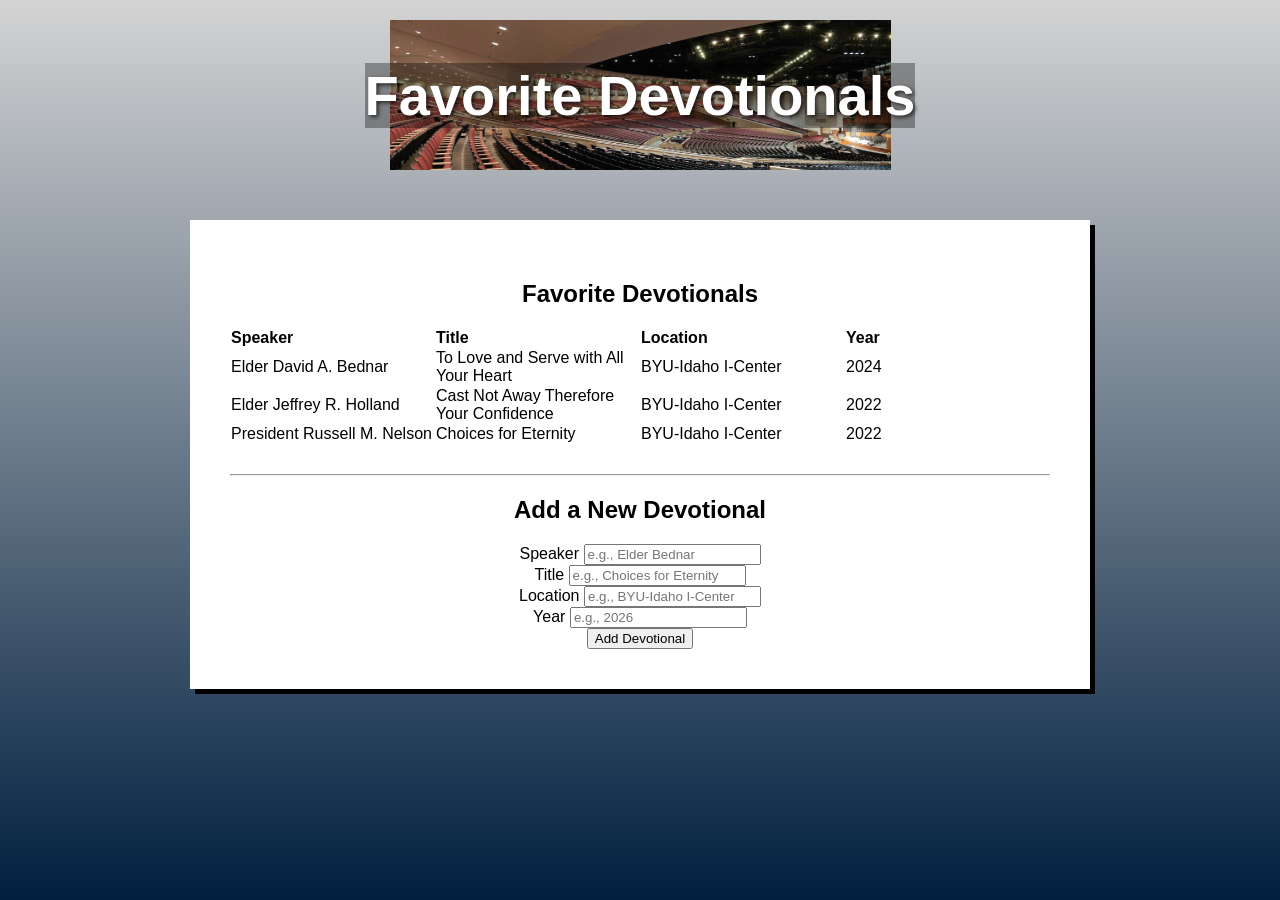
<file: ice/favorite_devo/favorite_devo/favdevo.html>
<!DOCTYPE html>
<html lang="en">
<head>
  <meta charset="UTF-8">
  <meta name="viewport" content="width=device-width, initial-scale=1.0">
  <title>Favorite Devotionals</title>
  <link rel="stylesheet" href="styles/styles.css">
</head>
<body>

  <div class="container">
    
    <header class="header">
      <div class="header-image">
        <h1>Favorite Devotionals</h1>
      </div>
    </header>

    <main class="content-box">

      <h2 class="section-heading">Favorite Devotionals</h2>
      <div class="table-container">
        <table class="devo-table">
          <thead>
            <tr>
              <th>Speaker</th>
              <th>Title</th>
              <th>Location</th>
              <th>Year</th>
            </tr>
          </thead>
          <tbody>
            <tr>
              <td>Elder David A. Bednar</td>
              <td>To Love and Serve with All Your Heart</td>
              <td>BYU-Idaho I-Center</td>
              <td>2024</td>
            </tr>
            <tr>
              <td>Elder Jeffrey R. Holland</td>
              <td>Cast Not Away Therefore Your Confidence</td>
              <td>BYU-Idaho I-Center</td>
              <td>2022</td>
            </tr>
            <tr>
              <td>President Russell M. Nelson</td>
              <td>Choices for Eternity</td>
              <td>BYU-Idaho I-Center</td>
              <td>2022</td>
            </tr>
          </tbody>
        </table>
      </div>

      <hr class="devo-divider">

      <h2 class="section-heading">Add a New Devotional</h2>
      <form class="devo-form" onsubmit="return false;">
        
        <div class="form-group">
          <label for="speaker">Speaker</label>
          <input type="text" id="speaker" placeholder="e.g., Elder Bednar" required>
        </div>

        <div class="form-group">
          <label for="title">Title</label>
          <input type="text" id="title" placeholder="e.g., Choices for Eternity" required>
        </div>

        <div class="form-group">
          <label for="location">Location</label>
          <input type="text" id="location" placeholder="e.g., BYU-Idaho I-Center" required>
        </div>

        <div class="form-group">
          <label for="year">Year</label>
          <input type="number" id="year" placeholder="e.g., 2026" required>
        </div>

        <button type="submit" class="devo-submit-btn">Add Devotional</button>
      </form>

    </main>

  </div>

</body>
</html>
</file>
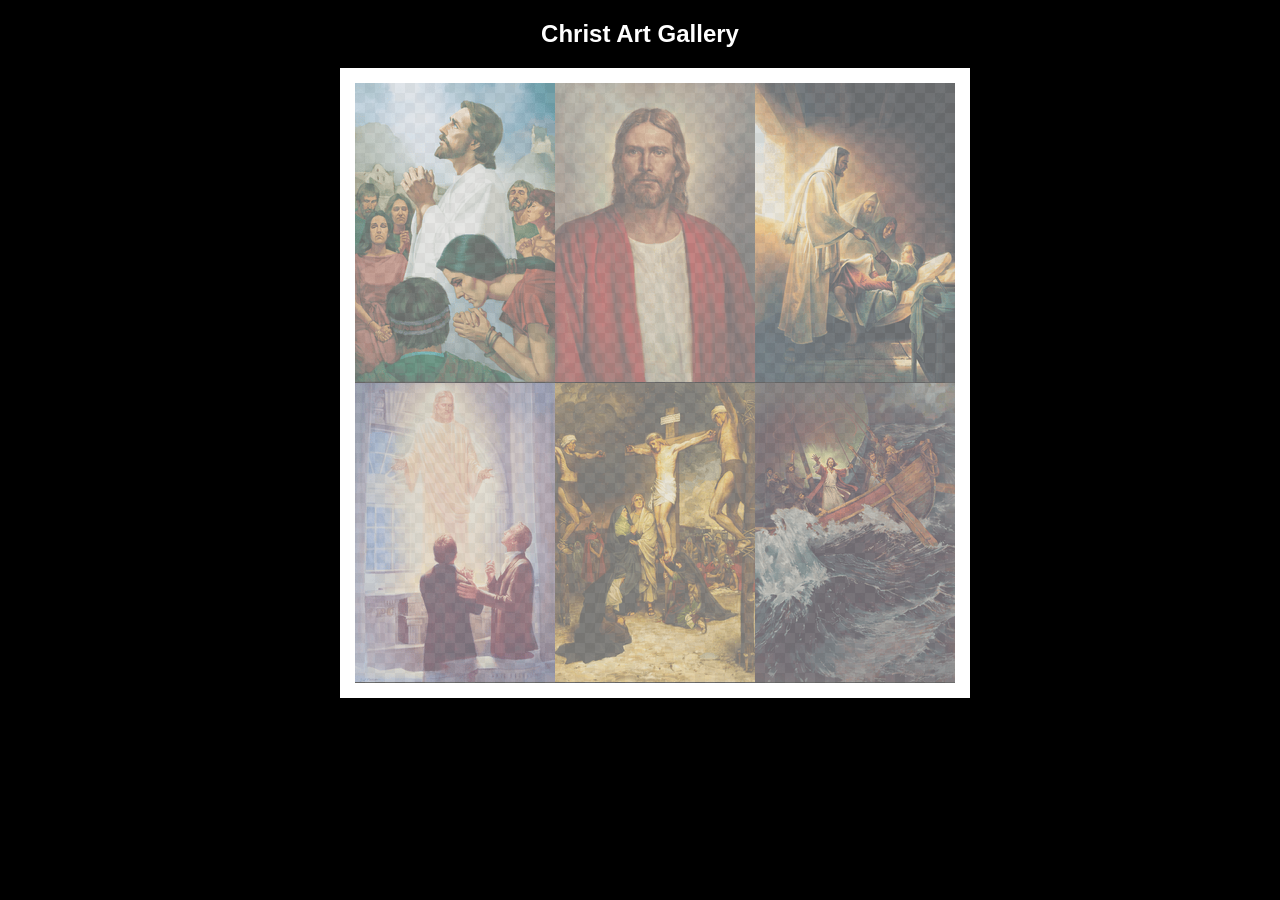
<file: ice/gallery/gallery/gallery.html>
<!DOCTYPE html>
<html lang="en">
<head>
    <meta charset="UTF-8">
    <meta name="viewport" content="width=device-width, initial-scale=1.0">
    <title>Images of Christ</title>
    <style>
        body {
            background: black;
        }
        #wrapper{
            width: 600px;
            margin: 0 auto;
        }
        nav {
            color: white;
            text-align: center;
            font-family: Haettenschweiler, 'Arial Narrow Bold', sans-serif;
        }
        #gallery{
            display: grid;
            grid-template-columns: 200px 200px 200px;
            border: 15px solid rgb(255, 255, 255);
            width: 100%;
            background-color: #ddd;
            background-image:
                linear-gradient(45deg, #ccc 26%, transparent 26%), 
                linear-gradient(135deg, #ccc 26%, transparent 26%),
                linear-gradient(45deg, transparent 75%, #ccc 75%),
                linear-gradient(135deg, transparent 75%, #ccc 75%);
            background-size: 20px 20px; /* Must be a square */
            background-position: 0 0, 10px 0, 10px -10px, 0px 10px; 
            
        }
        #gallery a {
            cursor: url('images/compchristus.png'), pointer;
        }
        #gallery img {
            /* make a thumbnail of the image that is 200x300 
               instead of using width and height here to help the page load faster */
            width: 200px; 
            height: 300px;

            opacity:50%;
            display:block;
        }
        #gallery img:hover{
            opacity: 100%;
        }
    </style>
</head>
<body>
    <div id="wrapper">
        <nav>
            <h1>Christ Art Gallery</h1>
        </nav>
        <main>
            <div id="gallery">
                <a href="images/big/compimg1.png"><img src="images/small/thmimg1.png" alt="Christ praying with the Nephites" ></a>
                <a href="images/big/compimg2.png"><img src="images/small/thmimg2.png" alt="Jesus the Christ" ></a>
                <a href="images/big/compimg3.png"><img src="images/small/thmimg3.png" alt="Jesus Raising the Daughter of Jairus" ></a>
                <a href="images/big/compimg4.png"><img src="images/small/thmimg4.png" alt="The Lord Appears in the Kirtland Temple" ></a>
                <a href="images/big/compimg5.png"><img src="images/small/thmimg5.png" alt="Crucifixion of Jesus Christ" ></a>
                <a href="images/big/compimg6.png"><img src="images/small/thmimg6.png" alt="Jesus Calms the Storm" ></a>
            </div>
        </main>
    </div>
</body>
</html>
</file>
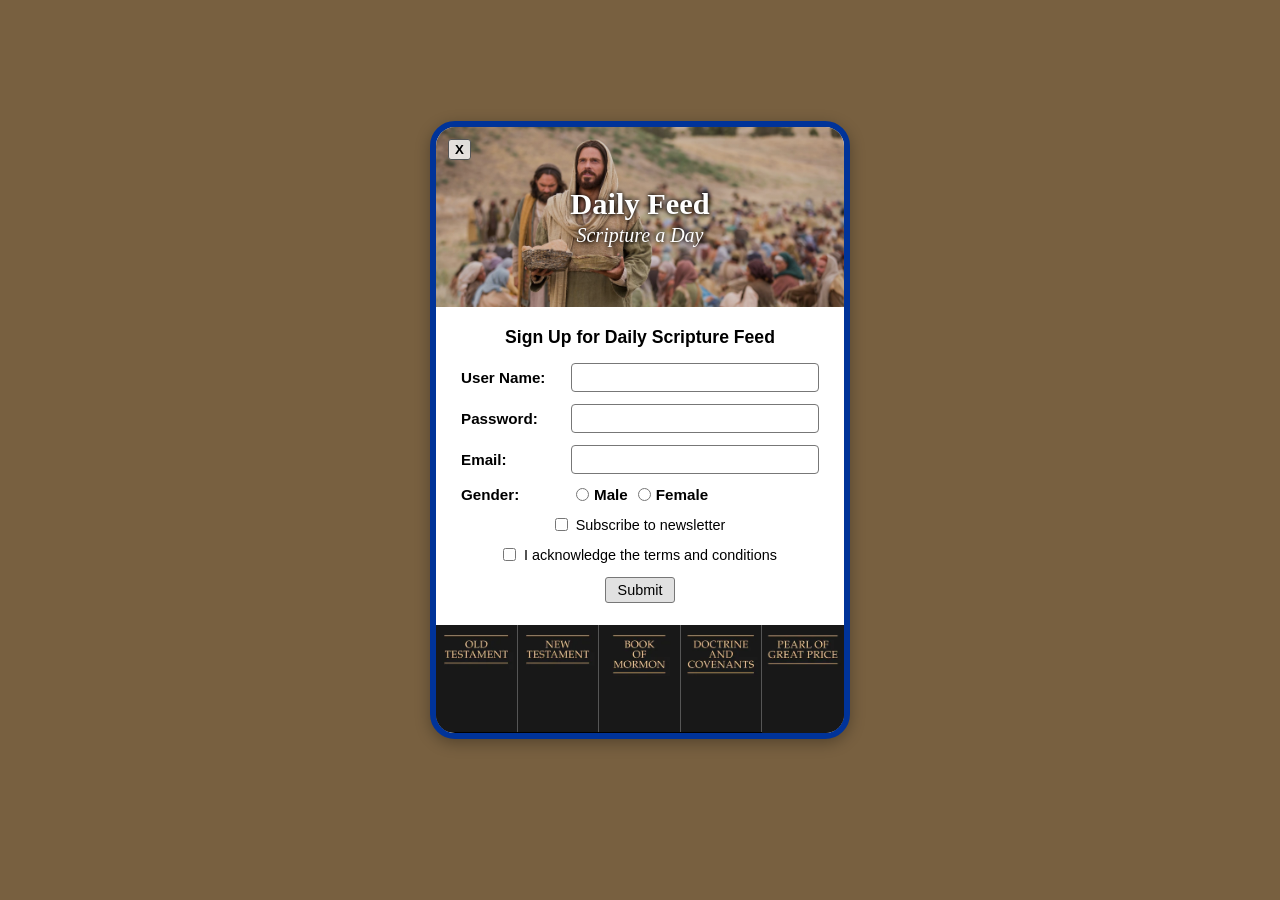
<file: ice/signup/signup/signup.html>
<!DOCTYPE html>
<html lang="en">

<head>
    <meta charset="UTF-8">
    <meta name="viewport" content="width=device-width, initial-scale=1.0">
    <title>Daily Feed Sign Up</title>
    <link rel="stylesheet" href="styles.css">
</head>

<body>
    <div id="formContainer">
        <button type="button" id="closeBtn">X</button>

        <div class="hero-header">
            <h1>Daily Feed</h1>
            <p>Scripture a Day</p>
        </div>

        <h3>Sign Up for Daily Scripture Feed</h3>
        <form id="myForm">
            <div class="form-grid">
                <label for="username">User Name:</label>
                <input type="text" id="username" name="username" required>

                <label for="password">Password:</label>
                <input type="password" id="password" name="password" required>

                <label for="email">Email:</label>
                <input type="email" id="email" name="email" required>

                <label>Gender:</label>
                <div class="gender-container">
                    <input type="radio" id="male" name="gender" value="male" required>
                    <label for="male">Male</label>
                    <input type="radio" id="female" name="gender" value="female" required>
                    <label for="female">Female</label>
                </div>
            </div>

            <section class="center-section">
                <input type="checkbox" id="newsletter" name="newsletter">
                <label for="newsletter">Subscribe to newsletter</label>
            </section>

            <section class="center-section">
                <input type="checkbox" id="conditions" name="conditions" required>
                <label for="conditions">I acknowledge the terms and conditions</label>
            </section>

            <section class="center-section">
                <button type="submit">Submit</button>
            </section>
        </form>

        <div class="books-footer">
            <img src="images/old_testament.webp" alt="Old Testament">
            <img src="images/new_testament.webp" alt="New Testament">
            <img src="images/book_of_mormon.webp" alt="Book of Mormon">
            <img src="images/doctrine_and_covenants.webp" alt="Doctrine and Covenants">
            <img src="images/pearl_of_great_price.webp" alt="Pearl of Great Price">
        </div>
    </div>

    <div id="output"></div>

    <script>
        // Here is some Javascript to start looking forward to wdd131
        document.getElementById("closeBtn").addEventListener("click", function () {
            document.getElementById("formContainer").style.display = "none";
         });
        const form = document.getElementById('myForm');
        const output = document.getElementById('output');

        form.addEventListener('submit', function (event) {
            event.preventDefault(); // Stop form from actually submitting

            const formData = new FormData(form);
            const entries = [];

            for (const [key, value] of formData.entries()) {
                if (key == "password") {
                    entries.push(`<strong>${key}</strong>: ${value} (you should probably encrypt the password)`);
                } else {
                    entries.push(`<strong>${key}</strong>: ${value}`);
                }
            }

            output.innerHTML = `
            <br>  
            <h3>Here is the data that would be sent to the server:</h3>
            <ul>
                ${entries.map(item => `<li>${item}</li>`).join('')}
            </ul>
            `;
                });
    </script>

</body>

</html>
</file>
<file: styles/style.css>
:root {
    --primary-color: #2C3E50;       /* Deep Slate Blue */
    --secondary-color: #16A085;     /* Clean Teal */
    --accent-color: #F39C12;        /* Warm Amber */
    --bg-color: #F9F9F9;            /* Soft Off-White */
    --text-color: #333333;          /* Dark Charcoal */
    --heading-font: 'Montserrat', Helvetica, sans-serif;
    --body-font: 'Open Sans', Arial, sans-serif;
}

* {
    box-sizing: border-box;
    margin: 0;
    padding: 0;
}

body {
    font-family: var(--body-font);
    background-color: var(--bg-color);
    color: var(--text-color);
    line-height: 1.6;
}

header {
    background-color: var(--primary-color);
    color: white;
    padding: 1.5rem;
    display: flex;
    align-items: center;
    gap: 1.5rem;
}

header h1 {
    font-family: var(--heading-font);
    font-size: 2rem;
}

.logo {
    max-height: 60px;
    width: auto;
}

nav {
    background-color: #34495E;
}

nav ul {
    list-style: none;
    display: flex;
}

nav a {
    display: block;
    color: white;
    text-decoration: none;
    padding: 1rem 1.5rem;
    transition: background 0.3s ease;
}

nav a:hover, nav a.active {
    background-color: var(--secondary-color);
}

main {
    max-width: 1200px;
    margin: 2rem auto;
    padding: 0 1rem;
    display: grid;
    grid-template-columns: 2fr 1fr; /* Two-column split layout */
    gap: 2rem;
}

h2, h3, h4 {
    font-family: var(--heading-font);
    color: var(--primary-color);
    margin-bottom: 1rem;
}

.assignments {
    background: white;
    padding: 1.5rem;
    border-radius: 5px;
    box-shadow: 0 2px 4px rgba(0,0,0,0.05);
}

table {
    width: 100%;
    border-collapse: collapse;
    margin-top: 1rem;
}

th, td {
    padding: 0.75rem;
    text-align: left;
    border-bottom: 1px solid #ddd;
}

th {
    background-color: var(--primary-color);
    color: white;
}

.profile {
    background: white;
    padding: 1.5rem;
    border-radius: 5px;
    box-shadow: 0 2px 4px rgba(0,0,0,0.05);
}

.profile-pic {
    width: 150px;
    height: 150px;
    aspect-ratio: 1 / 1;     
    object-fit: cover;         
    border-radius: 50%;       
    display: block;
    margin: 0 auto 1.5rem auto;
    border: 3px solid var(--secondary-color);
}

.profile ul {
    margin-left: 1.5rem;
    margin-bottom: 1rem;
}

.contact-form {
    grid-column: 1 / -1; 
    background: white;
    padding: 1.5rem;
    border-radius: 5px;
    box-shadow: 0 2px 4px rgba(0,0,0,0.05);
}

form {
    display: flex;
    flex-direction: column;
    max-width: 500px;
}

label {
    margin-top: 0.5rem;
    font-weight: bold;
}

input, textarea {
    padding: 0.5rem;
    margin-top: 0.25rem;
    border: 1px solid #ccc;
    border-radius: 4px;
}

button {
    margin-top: 1rem;
    padding: 0.75rem;
    background-color: var(--secondary-color);
    color: white;
    border: none;
    border-radius: 4px;
    cursor: pointer;
    font-weight: bold;
}

button:hover {
    background-color: var(--primary-color);
}

footer {
    background-color: var(--primary-color);
    color: white;
    text-align: center;
    padding: 1.5rem;
    margin-top: 3rem;
    font-size: 0.9rem;
}
</file>
<file: wwr/styles/style.css>
/* Layout and Core Styles */
#content {
    max-width: 1600px;
    margin: 0 auto;
}

body {
    background-color: #fbfbfb; /* Light background for readability */
    font-family: Arial, sans-serif;
    font-size: 22px;
    margin: 0;
    padding: 0;
}

/* Header and Navigation */
header {
    background-color: #122C31;
    display: grid;
    grid-template-columns: 150px 1fr;
    align-items: center;
}

.logo {
    width: 80px;
    padding-left: 20px;
}

nav {
    display: flex;
    justify-content: space-around;
}

nav a {
    text-align: center;
    color: #fbfbfb;
    text-decoration: none;
    padding: 35px;
}

nav a:hover {
    background-color: #fbfe f9;
    color: #122C31;
}

/* Hero Section */
#hero {
    display: grid;
    grid-template-columns: 1fr 3fr 1fr;
    margin-top: -100px; /* Pulls hero up slightly if needed by design */
}

#hero-box {
    grid-column: 1/4;
    grid-row: 1/3;
    z-index: -1;
}

#hero-img {
    width: 100%;
}

#hero-msg {
    grid-column: 2/3;
    grid-row: 1/2;
    margin-top: 100px;
    text-align: center;
    align-self: center;
}

#hero-msg h1, #hero-msg h4 {
    text-align: center;
    color: white;
    text-shadow: 2px 2px 4px #000;
}

.home-grid {
    display: grid;
    grid-template-columns: repeat(10, 1fr);
}

.rivers-card, .camping-card, .rapids-card {
    margin: 20px 0;
    text-align: center;
}

.rivers-card { grid-column: 2/4; }
.camping-card { grid-column: 5/7; }
.rapids-card { grid-column: 8/10; }

.card-img {
    border: 10px solid #d9c2a3;
    transition: transform .5s;
    width: 100%;
}

.card-img:hover {
    opacity: .6;
    transform: scale(1.1);
}

/* Overlapping Section */
#background {
    grid-column: 1/11;
    grid-row: 4/9;
    background-color: #122C31;
}

.mountains {
    grid-column: 2/7;
    grid-row: 5/8;
    width: 100%;
    box-shadow: 5px 5px 10px #000;
}

.msg {
    background-color: #fbfbfb;
    grid-column: 6/10;
    grid-row: 6/7;
    padding: 35px;
    border: 1px solid #ccc;
}

.msg h2 { color: #122C31; margin-top: 0; }
.msg p { color: #122C31; font-size: .8em; padding-bottom: 15px; }

/* Buttons */
.book, .join {
    background-color: #d9c2a3;
    color: #122C31;
    text-decoration: none;
    padding: 15px 30px;
    border-radius: 5px;
}

.book:hover, .join:hover {
    background-color: #122C31;
    color: #d9c2a3;
}

/* Footer */
footer {
    background-color: #122C31;
    color: #fbfbfb;
    padding: 25px 50px;
    margin-top: 200px;
    display: flex;
    justify-content: space-around;
    align-items: center;
}

footer a { color: #fbfbfb; text-decoration: none; }
footer a:hover { text-decoration: underline; }
footer .social img { width: 30px; }
</file>
<file: ice/fathersday/fathersday/styles/styles.css>
* {
    box-sizing: border-box;
    margin: 0;
    padding: 0;
}

body {
    font-family: 'Segoe UI', Tahoma, Geneva, Verdana, sans-serif;
    background-color: #f4f5f7;
    color: #2b2d42;
    line-height: 1.6;
}

#wrapper {
    max-width: 960px;
    margin: 20px auto;
    background-color: #ffffff;
    box-shadow: 0 4px 15px rgba(0, 0, 0, 0.1);
    border-radius: 8px;
    overflow: hidden;
}

header {
    background-color: #1a2a3a; /* Deep navy blue from the cap/jeans */
    padding: 15px 20px;
}

nav ul {
    list-style: none;
    display: flex;
    justify-content: center;
    gap: 30px;
}

nav ul li {
    color: #ffd166; /* Warm sunset gold */
    font-weight: 600;
    text-transform: uppercase;
    font-size: 0.95rem;
    letter-spacing: 1px;
    cursor: pointer;
    transition: color 0.3s ease;
}

nav ul li:hover {
    color: #f26419; /* Vibrant sunset orange */
}

main {
    padding: 40px 20px;
    display: flex;
    flex-direction: column;
    align-items: center;
}

h1 {
    font-size: 2.5rem;
    color: #1a2a3a;
    margin-bottom: 25px;
    text-align: center;
    border-bottom: 3px solid #f26419;
    padding-bottom: 10px;
}

/* Image styling */
main img {
    max-width: 100%;
    height: auto;
    border-radius: 6px;
    box-shadow: 0 4px 10px rgba(0, 0, 0, 0.15);
    margin-bottom: 40px;
}


main section {
    background-color: #fffaf0; 
    border-left: 5px solid #f26419;
    padding: 20px;
    margin-bottom: 20px;
    border-radius: 0 6px 6px 0;
    box-shadow: 0 2px 5px rgba(0,0,0,0.05);
    width: 100%;
}

h2 {
    color: #1a2a3a;
    font-size: 1.5rem;
    margin-bottom: 10px;
}

p {
    color: #4a4e69;
    font-size: 1rem;
}

@media (min-width: 768px) {
    main {
        display: grid;
        grid-template-columns: repeat(3, 1fr);
        gap: 20px;
    }

    h1, main img {
        grid-column: span 3;
        justify-self: center;
    }
    
    main section {
        margin-bottom: 0;
        height: 100%;
    }
}

footer {
    background-color: #1a2a3a;
    color: #ffffff;
    text-align: center;
    padding: 20px;
    font-size: 0.9rem;
    letter-spacing: 0.5px;
}
</file>
<file: ice/positioning/positionstyles.css>
/* CSS - Name: "positionstyles.css" */

/* ==========================================
   Activity 1 styles 
   ========================================== */
.content1 {
  /* This is the parent of the activity 1 boxes. */
  display: grid;
  grid-template-columns: 1fr 1fr;
  justify-items: center;
  gap: 20px;
}
.red1 { 
  width: 100%; 
  height: 100px; 
  background-color: red; 
  grid-column: 1 / 3;
} 
.green1 {
  width: 200px; 
  height: 200px; 
  background-color: green; 
} 
.yellow1 {
  width: 200px; 
  height: 200px; 
  background-color: gold; 
} 
.blue1 {
  width: 100%; 
  height: 100px; 
  background-color: blue; 
  grid-column: 1 / 3;
} 

/* ==========================================
   Activity 2 styles 
   ========================================== */
.content2 {
  /* This is the parent of the activity 2 boxes. */
  display: grid;
  grid-template-columns: 50px 50px 50px 50px 50px;
  grid-template-rows: 50px 50px 50px 50px;
}
.red2 {
  width: 100px; 
  height: 100px; 
  background-color: red; 
  grid-column: 1 / span 2;
  grid-row: 1 / span 2;
} 
.green2 { 
  width: 100px; 
  height: 100px; 
  background-color: green; 
  grid-column: 2 / span 2;
  grid-row: 2 / span 2;
} 
.yellow2 {
  width: 100px; 
  height: 100px; 
  background-color: gold; 
  grid-column: 3 / span 2;
  grid-row: 3 / span 2;
} 
.blue2 {
  width: 100px; 
  height: 100px; 
  background-color: blue; 
  grid-column: 4 / span 2;
  grid-row: 4 / span 2;
} 

/* ==========================================
   Activity 3 styles 
   ========================================== */
.content3 {
  /* This is the parent of the activity 3 boxes. */
  display: grid;
  grid-template-columns: 1fr 1fr;
  grid-column-gap: 50px;
}
.red3 {
  width: 100%; 
  height: 100px; 
  background-color: red; 
  grid-column: 1 / span 2;
} 
.green3 {
  width: 100%; 
  height: 100px; 
  background-color: green;
  grid-column: 1;
} 
.yellow3 {
  width: 100%; 
  height: 100px; 
  background-color: gold; 
  grid-column: 2;
} 
.blue3 {
  width: 100%;
  height: 100px; 
  background-color: blue; 
  grid-column: 1 / span 2;
} 

/* ==========================================
   Activity 4 styles 
   ========================================== */
.content4 {
  /* This is the parent of the activity 4 boxes. */
  display: grid;
  grid-template-columns: 1fr 1fr;
  grid-template-rows: 100px 100px 100px;
  height: 300px;
}
.red4 {
  width: 100%; 
  height: 300px; 
  background-color: red; 
  grid-row: 1 / span 3;
  grid-column: 1;
} 
.green4 {
  width: 100%; 
  height: 100px; 
  background-color: green; 
  grid-column: 2;
  grid-row: 1;
} 
.yellow4 {
  width: 100%; 
  height: 100px; 
  background-color: gold; 
  grid-column: 2;
  grid-row: 2;
} 
.blue4 {
  width: 100%; 
  height: 100px; 
  background-color: blue; 
  grid-column: 2;
  grid-row: 3;
} 

/* ==========================================
   Activity 5 styles 
   ========================================== */
.content5 {
  /* This is the parent of the activity 5 boxes. */
  height: auto;
}
.red5 { 
  width: 100%; 
  height: 100px; 
  background-color: red; 
} 
.green5 { 
  width: 200px; 
  height: 200px; 
  background-color: green; 
  float: left;
  margin-right: 15px;
  margin-bottom: 10px;
} 
.yellow5 {
  width: auto; 
  height: auto; 
  background-color: gold; 
} 
.blue5 {
  width: 100%; 
  height: 100px; 
  background-color: blue; 
  clear: both;
} 

/* ==========================================
   Activity 6 styles 
   ========================================== */
.content6 {
  /* Establishes a strict 6-column by 6-row layout grid system */
  display: grid;
  grid-template-columns: 100px 100px 100px 100px 100px 100px;
  grid-template-rows: 100px 100px 100px 100px 100px 100px;
  height: 600px;
  width: 600px;
}
.red6 {
  width: 100%; 
  height: 100%; 
  background-color: red; 
  grid-column: 1 / 5; /* Extended right: spans 400px across columns 1 to 5 */
  grid-row: 1 / 3;    /* Rows 1 to 3 (200px tall) */
  position: relative;
  z-index: 1;         /* Bottom-most layer, behind the blue cube */
} 
.green6 {
  width: 100%; 
  height: 100%; 
  background-color: green; 
  grid-column: 1 / 3; /* Columns 1 to 3 (200px wide) */
  grid-row: 5 / 7;    /* Rows 5 to 7 (200px tall) */
  position: relative;
  z-index: 4;         /* Sits topmost over everything else */
} 
.yellow6 {
  width: 100%; 
  height: 100%; 
  background-color: gold; 
  grid-column: 5 / 7; /* Columns 5 to 7 (200px wide) */
  grid-row: 3 / 7;    /* Rows 3 to 7 (400px tall) */
  position: relative;
  z-index: 3;         /* Layered explicitly in front of the blue cube */
} 
.blue6 {
  width: 100%; 
  height: 100%; 
  background-color: blue; 
  grid-column: 2 / 6; /* Columns 2 to 6 (400px wide) */
  grid-row: 2 / 6;    /* Rows 2 to 6 (400px tall) */
  position: relative;
  z-index: 2;         /* Layered above red, but remains below yellow and green */
}


/* ==========================================
   Do not make any changes below here 
   ========================================== */
.activity {
  width: 70%; 
  margin: 20px auto; 
  font-family: Arial, sans-serif; 
  border: 1px solid black; 
  padding: 10px; 
  clear:both; 
  overflow: auto;
} 

.hint {
  border: 1px solid grey;
  background: #e0e0e0;
  padding: .5em;
  position: relative;
  margin: 1em 0;
}
.hint h3 {
  margin: 0;
}
.hint:hover {
  background: #d0d0d0;
}
.hint > div {
  display: none;
}

.hint input[type=checkbox] {
  position: absolute;
  width: 100%;
  height: 100%;
  opacity: 0;
  z-index: 1;
  cursor: pointer;
}

.hint input[type=checkbox]:checked ~ div {
  display: block;
}

.hint i {
  position: absolute;
  transform: translate(-6px, 0);
  margin-top: 16px;
  right: 10px;
  top: -3px;
}
.hint i:before, .hint i:after {
  content: "";
  position: absolute;
  background-color: black;
  width: 3px;
  height: 9px;
}
.hint i:before {
  transform: translate(2px, 0) rotate(45deg);
}
.hint i:after {
  transform: translate(-2px, 0) rotate(-45deg);
}

.hint input[type=checkbox]:checked ~ i:before {
  transform: translate(-2px, 0) rotate(45deg);
}
.hint input[type=checkbox]:checked ~ i:after {
  transform: translate(2px, 0) rotate(-45deg);
}
.hint a {
  position: relative;
  z-index: 1;
}
</file>
<file: ice/prophet_cards/styles.css>
body {
    background-color: #FFECD7;
    margin: 0;
    padding: 40px 20px;
    display: flex;
    justify-content: center;
    align-items: center;
    min-height: 100vh;
    box-sizing: border-box;
}

.prophet-card {
    background-color: #008DB1;
    border: 8px solid #004E63;
    border-radius: 30px;
    width: 100%;
    max-width: 420px;
    padding: 30px 25px;
    box-sizing: border-box;
    text-align: center;
}

.prophet-card h1 {
    color: #FFFFFE;
    font-family: 'Helvetica', Arial, sans-serif;
    font-size: 2.5rem;
    margin: 0 0 5px 0;
    font-weight: normal;
}

.prophet-card .subtitle {
    display: block;
    color: #91E4FB;
    font-family: 'Helvetica', Arial, sans-serif;
    font-size: 0.95rem;
    text-decoration: none;
    margin-bottom: 20px;
    line-height: 1.3;
}

.prophet-card .subtitle:hover {
    text-decoration: underline; /* Nice UX touch for extra credit */
}

.image-container {
    border: 4px solid #FFFFFF;
    width: 240px;
    height: 300px;
    margin: 0 auto 20px auto;
    overflow: hidden;
}

.image-container img {
    width: 100%;
    height: 100%;
    object-fit: cover;
    display: block;
}

.details-list {
    color: #FFFFFE;
    font-family: 'Helvetica', Arial, sans-serif;
    list-style-type: disc;
    padding-left: 0;
    display: inline-block; /* Helps align bullet points neatly under image */
    text-align: left;
    margin: 0 auto 25px auto;
    font-size: 1.1rem;
}

.details-list li {
    margin-bottom: 6px;
}

.prophet-card .quote {
    color: #FFD783;
    font-family: 'Brush Script MT', 'Nanum Brush Script', cursive;
    font-size: 1.45rem;
    line-height: 1.4;
    margin: 0;
    padding: 0 10px;
    font-style: italic;
}
</file>
<file: ice/apostle_spotlight/apostle_spotlight/style.css>
body {
    background-color: #E8ECED;
    font-family: 'Arial', sans-serif;
    margin: 0;
    padding: 40px 20px;
    display: flex;
    justify-content: center;
    align-items: center;
    min-height: 100vh;
    box-sizing: border-box;
}

.spotlight-card {
    position: relative;
    width: 100%;
    max-width: 900px;
    aspect-ratio: 900 / 675; 
    background-image: url('images/christus.webp'); 
    background-size: cover;
    background-position: center;
    border: 5px solid #000000;
    border-radius: 40px;
    box-shadow: 0 15px 30px rgba(0,0,0,0.3);
    overflow: hidden;
    color: #ffffff;
    display: flex;
    flex-direction: column;
    align-items: center;
    padding: 20px;
    box-sizing: border-box;
}


h1, h2 {
    margin: 0;
    font-weight: normal;
    text-align: center;
    text-shadow: 1px 1px 4px rgba(0, 0, 0, 0.8);
}

h1 {
    font-size: 2.2rem;
    margin-top: 10px;
}

h2 {
    font-size: 1.4rem;
    grid-column: span 4;
    margin-bottom: 5px;
}


.grid-content {
    position: absolute;
    top: 22%; 
    left: 0;
    right: 0;
    width: 100%; 
    display: flex;
    flex-direction: column;
    align-items: center; 
    gap: 20px;
    box-sizing: border-box;
    padding: 0 20px;
}


.presidency-row {
    display: flex;
    justify-content: center;
    gap: 25px;
    margin-bottom: 10px;
}

.quorum-grid {
    display: grid;
    grid-template-columns: repeat(4, 1fr);
    gap: 15px 12px;
    justify-items: center;
    width: 100%;
    max-width: 440px; 
}


.portrait-container {
    width: 100%;
    max-width: 95px;
    aspect-ratio: 1 / 1;
    border-radius: 50%;        
    border: 3px solid #ffffff;   
    overflow: hidden;
    cursor: pointer;
    transition: border-color 0.2s ease;
}

.portrait-container img {
    width: 100%;
    height: 100%;
    object-fit: cover;
    object-position: top center;
}

.portrait-container:hover {
    border-color: #FFD700;      
}


@media (max-width: 768px) {
    h1 { font-size: 1.5rem; }
    h2 { font-size: 1rem; }
    .grid-content { top: 18%; }
    .portrait-container { border-width: 2px; }
}
</file>
<file: ice/favorite_devo/favorite_devo/styles/styles.css>
/* --- Global & Background Styles --- */
body {
  margin: 0;
  font-family: Arial, sans-serif;
  background: linear-gradient(#d3d3d3, #001f3f) fixed;
}

.container {
  text-align: center;
}

/* --- Header Layout --- */
.header {
  padding: 20px 0;
}

.header-image {
  background: url('../images/icenter.png') no-repeat center;
  height: 150px;
  display: flex;
  align-items: center;       /* Centers text vertically */
  justify-content: center;   /* Centers text horizontally */
  color: white;
}

.header-image h1 {
  margin: 0;
  font-size: 3.5em;
  text-shadow: 2px 2px 4px rgba(0, 0, 0, 0.7);
  background: rgba(0, 0, 0, 0.33); /* Standardized semi-transparent black */
}

/* --- Content Wrapper --- */
.content-box {
  background: white;
  margin: 30px auto;
  width: 90%;
  max-width: 900px;
  padding: 40px;
  box-shadow: 5px 5px 0 black;
  box-sizing: border-box;    /* Prevents padding from breaking width calculations */
}

/* --- Table Structure (Edge-to-Edge) --- */
.devo-table {
  width: 100%;
  table-layout: fixed;
  border-collapse: collapse;
  text-align: left;
  margin-bottom: 30px;
}
</file>
<file: ice/signup/signup/styles.css>
* {
    margin: 0;
    padding: 0;
    box-sizing: border-box;
    font-family: Arial, sans-serif;
}

html, body {
    height: 100%;
    margin: 0;
}

body {
    background: rgb(120, 96, 64);
    display: flex;
    flex-direction: column;  
    justify-content: center; 
    align-items: center;     
    padding: 20px;
}

#formContainer {
    background-color: white;
    width: 100%;
    max-width: 420px;
    border: 6px solid #003399;
    border-radius: 25px;
    overflow: hidden;
    position: relative;
    box-shadow: 0 4px 15px rgba(0, 0, 0, 0.3);
}

#closeBtn {
    position: absolute;
    top: 12px;
    left: 12px;
    z-index: 10;
    background: rgba(255, 255, 255, 0.8);
    border: 1px solid #555;
    padding: 2px 6px;
    font-weight: bold;
    cursor: pointer;
    border-radius: 3px;
}

.hero-header {
    position: relative;
    background-image: linear-gradient(rgba(0,0,0,0.15), rgba(0,0,0,0.15)), url('images/jesus_feeds_5000.jpeg');
    background-size: cover;
    
    background-position: center 22%; 
    
    height: 180px;
    display: flex;
    flex-direction: column;
    justify-content: center;
    align-items: center;
    text-align: center;
    color: white;
    text-shadow: 1px 1px 4px rgba(0,0,0,0.8), -1px -1px 4px rgba(0,0,0,0.8);
}

.hero-header h1 {
    font-size: 1.9rem;
    font-family: 'Georgia', serif;
    margin-bottom: 2px;
}

.hero-header p {
    font-size: 1.25rem;
    font-style: italic;
    font-family: 'Georgia', serif;
}

h3 {
    text-align: center;
    margin: 20px 0 15px 0;
    font-size: 1.1rem;
    color: #000;
}

#myForm {
    padding: 0 25px;
    display: flex;
    flex-direction: column;
    gap: 12px;
}

.form-grid {
    display: grid;
    grid-template-columns: 100px 1fr;
    align-items: center;
    row-gap: 12px;
    column-gap: 10px;
}

.form-grid label {
    font-weight: bold;
    font-size: 0.95rem;
}

.form-grid input[type="text"],
.form-grid input[type="password"],
.form-grid input[type="email"] {
    width: 100%;
    padding: 5px 8px;
    border: 1px solid #777;
    border-radius: 4px;
    font-size: 0.95rem;
}

.gender-container {
    display: flex;
    align-items: center;
    gap: 5px;
    font-size: 0.95rem;
}

.gender-container input {
    margin-left: 5px;
}

.center-section {
    display: flex;
    justify-content: center;
    align-items: center;
    gap: 8px;
    font-size: 0.9rem;
    margin-top: 2px;
}

.center-section button {
    padding: 4px 12px;
    font-size: 0.9rem;
    background-color: #e1e1e1;
    border: 1px solid #777;
    border-radius: 3px;
    cursor: pointer;
}

.center-section button:hover {
    background-color: #d0d0d0;
}

.books-footer {
    margin-top: 20px;
    display: grid;
    grid-template-columns: repeat(5, 1fr);
    background-color: black;
    border-top: 2px solid white;
}

.books-footer img {
    width: 100%;
    height: auto;
    display: block;
    border-right: 1px solid #555;
}

.books-footer img:last-child {
    border-right: none;
}

#output {
    max-width: 420px;
    margin: 20px auto;
    color: white;
}
</file>
